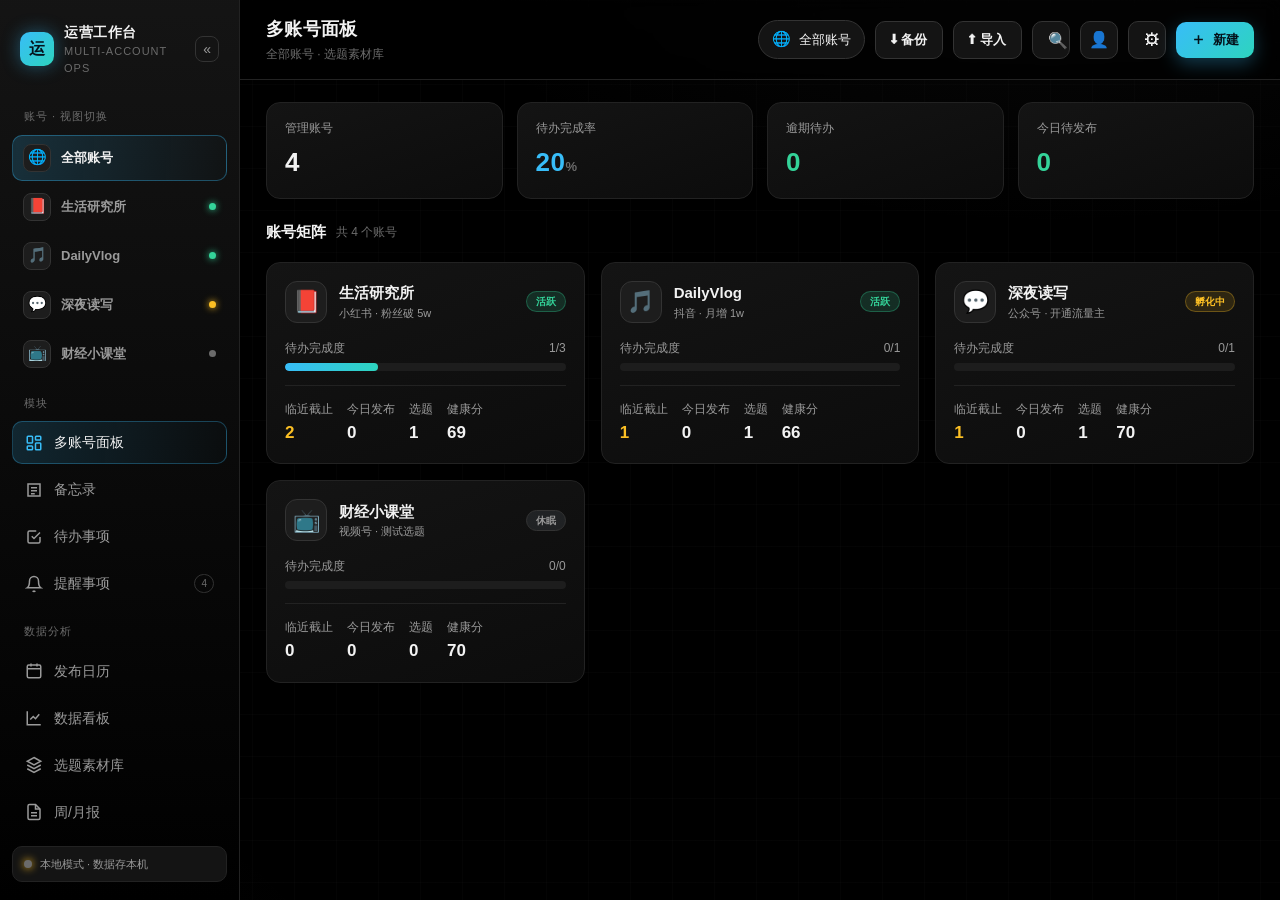
<file: references/v19-source/index.html>
<!DOCTYPE html>
<html lang="zh-CN">
<head>
<meta charset="UTF-8" />
<meta name="viewport" content="width=device-width, initial-scale=1.0, maximum-scale=1.0, user-scalable=no" />
<title>新媒体运营工作台</title>
<meta name="theme-color" content="#000000" />
<meta name="description" content="多账号新媒体运营集中管理平台" />
<link rel="manifest" href="manifest.webmanifest" />
<link rel="icon" href="assets/icons/icon-192.png" />
<link rel="apple-touch-icon" href="assets/icons/icon-512.png" />
<link rel="stylesheet" href="assets/css/style.css?v=19" />
</head>
<body>
<div class="app">
  <aside class="sidebar" id="sidebar">
    <div class="brand" id="brand" title="点击编辑昵称与头像">
      <div class="logo" id="brandLogo">运</div>
      <div class="brand-txt">
        <div class="name" id="brandName">运营工作台</div>
        <div class="sub">MULTI-ACCOUNT OPS</div>
      </div>
      <button class="collapse-btn" id="collapseBtn" title="收起侧栏">«</button>
    </div>

    <div class="nav-label">账号 · 视图切换</div>
    <div class="acct-panel" id="acctPanel"></div>

    <div class="nav-label">模块</div>
    <div class="nav-item active" data-view="dash">
      <svg viewBox="0 0 24 24" fill="none" stroke="currentColor" stroke-width="2"><rect x="3" y="3" width="7" height="9" rx="1"/><rect x="14" y="3" width="7" height="5" rx="1"/><rect x="14" y="12" width="7" height="9" rx="1"/><rect x="3" y="16" width="7" height="5" rx="1"/></svg>
      <span class="lbl">多账号面板</span>
    </div>
    <div class="nav-item" data-view="memo">
      <svg viewBox="0 0 24 24" fill="none" stroke="currentColor" stroke-width="2"><path d="M4 4h16v16H4z"/><path d="M8 9h8M8 13h8M8 17h5"/></svg>
      <span class="lbl">备忘录</span>
    </div>
    <div class="nav-item" data-view="todo">
      <svg viewBox="0 0 24 24" fill="none" stroke="currentColor" stroke-width="2"><path d="M9 11l3 3 8-8"/><path d="M20 12v6a2 2 0 0 1-2 2H6a2 2 0 0 1-2-2V6a2 2 0 0 1 2-2h9"/></svg>
      <span class="lbl">待办事项</span>
    </div>
    <div class="nav-item" data-view="reminder">
      <svg viewBox="0 0 24 24" fill="none" stroke="currentColor" stroke-width="2"><path d="M18 8a6 6 0 0 0-12 0c0 7-3 9-3 9h18s-3-2-3-9"/><path d="M13.7 21a2 2 0 0 1-3.4 0"/></svg>
      <span class="lbl">提醒事项</span>
    </div>
    <div class="nav-label">数据分析</div>
    <div class="nav-item" data-view="calendar">
      <svg viewBox="0 0 24 24" fill="none" stroke="currentColor" stroke-width="2"><rect x="3" y="4" width="18" height="17" rx="2"/><path d="M3 9h18M8 2v4M16 2v4"/></svg>
      <span class="lbl">发布日历</span>
    </div>
    <div class="nav-item" data-view="analytics">
      <svg viewBox="0 0 24 24" fill="none" stroke="currentColor" stroke-width="2"><path d="M3 3v18h18"/><path d="M7 14l4-4 3 3 5-6"/></svg>
      <span class="lbl">数据看板</span>
    </div>
    <div class="nav-item" data-view="topics">
      <svg viewBox="0 0 24 24" fill="none" stroke="currentColor" stroke-width="2"><path d="M12 2l9 5-9 5-9-5 9-5z"/><path d="M3 12l9 5 9-5M3 17l9 5 9-5"/></svg>
      <span class="lbl">选题素材库</span>
    </div>
    <div class="nav-item" data-view="report">
      <svg viewBox="0 0 24 24" fill="none" stroke="currentColor" stroke-width="2"><path d="M14 2H6a2 2 0 0 0-2 2v16a2 2 0 0 0 2 2h12a2 2 0 0 0 2-2V8z"/><path d="M14 2v6h6M8 13h8M8 17h8"/></svg>
      <span class="lbl">周/月报</span>
    </div>
    <div class="sync-pill"><span class="dot"></span><span>本地模式 · 同步后端 Phase 2</span></div>
  </aside>

  <main class="main">
    <div class="topbar">
      <div>
        <h1 id="pageTitle">多账号面板</h1>
        <div class="crumb" id="pageCrumb">各账号运营状态与待办进度一览</div>
      </div>
      <div class="right">
        <div class="scope-label" id="scopeLabel"><span class="em">🌐</span><span id="scopeName">全部账号</span></div>
        <button class="btn btn-ghost" id="exportBtn" title="导出备份 (JSON)">⬇ 备份</button>
        <button class="btn btn-ghost" id="importBtn" title="导入备份 (JSON)">⬆ 导入</button>
        <input type="file" id="importFile" accept="application/json,.json" hidden />
        <button class="btn btn-icon" id="searchBtn" title="全局搜索">🔍</button>
        <button class="btn-icon m-profile" id="profileBtn" title="个人资料">👤</button>
        <button class="btn btn-icon" id="settingsBtn" title="设置">⚙</button>
        <button class="btn btn-primary" id="newBtn">
          <svg width="15" height="15" viewBox="0 0 24 24" fill="none" stroke="currentColor" stroke-width="2.5"><path d="M12 5v14M5 12h14"/></svg>
          新建
        </button>
      </div>
    </div>

    <div class="content">
      <div class="scope-bar mobile-only" id="scopeBar"></div>

      <section class="view active" id="view-dash">
        <div class="stat-row" id="statRow"></div>
        <div class="section-head"><h2>账号矩阵</h2><span class="count" id="dashCount"></span></div>
        <div class="grid-cards" id="acctGrid"></div>
      </section>

      <section class="view" id="view-memo">
        <div class="toolbar"><div class="spacer"></div></div>
        <div class="list" id="memoList"></div>
      </section>

      <section class="view" id="view-todo">
        <div class="toolbar">
          <div class="spacer"></div>
          <div class="chips" id="todoPri">
            <span class="chip active" data-pri="all">全部</span>
            <span class="chip" data-pri="high">仅高优</span>
            <span class="chip" data-pri="todo">未完成</span>
            <span class="chip" data-pri="done">已完成</span>
          </div>
        </div>
        <div class="list" id="todoList"></div>
      </section>

      <section class="view" id="view-reminder">
        <div class="toolbar">
          <div class="spacer"></div>
          <div class="chips" id="remType"></div>
        </div>
        <div class="list" id="remList"></div>
      </section>

      <section class="view" id="view-calendar">
        <div class="cal-head">
          <button class="btn btn-ghost" data-cal="prev" title="上个月">◀</button>
          <div class="cal-title" id="calTitle"></div>
          <button class="btn btn-ghost" data-cal="next" title="下个月">▶</button>
        </div>
        <div class="cal-week">
          <span>日</span><span>一</span><span>二</span><span>三</span><span>四</span><span>五</span><span>六</span>
        </div>
        <div class="cal-grid" id="calGrid"></div>
        <div class="cal-legend" id="remLegend"></div>
        <div class="cal-detail" id="calDetail" style="display:none"></div>
      </section>

      <section class="view" id="view-topics">
        <div class="toolbar">
          <input class="search" id="topicSearch" placeholder="搜索选题 / 标签 / 内容…" />
          <div class="spacer"></div>
          <div class="chips" id="topicStatus">
            <span class="chip active" data-ts="all">全部</span>
            <span class="chip" data-ts="idea">灵感</span>
            <span class="chip" data-ts="draft">草稿</span>
            <span class="chip" data-ts="ready">待发</span>
            <span class="chip" data-ts="published">已发</span>
          </div>
        </div>
        <div class="list" id="topicList"></div>
      </section>

      <section class="view" id="view-analytics">
        <div class="toolbar">
          <div class="spacer"></div>
          <div class="chips" id="metricSel">
            <span class="chip active" data-m="followers">粉丝</span>
            <span class="chip" data-m="views">阅读/播放</span>
            <span class="chip" data-m="likes">点赞</span>
            <span class="chip" data-m="comments">评论</span>
          </div>
        </div>
        <div class="chart-card" id="chartCard">
          <div class="chart-title" id="chartTitle"></div>
          <div class="chart-actions">
            <button class="btn btn-ghost" id="metricTpl">⬇ 模板</button>
            <button class="btn btn-ghost" id="metricCsv">⬆ 导入CSV</button>
            <button class="btn btn-ghost" id="chartPng">🖼 导出图</button>
            <input type="file" id="metricFile" accept=".csv,text/csv" hidden />
          </div>
          <div class="chart-wrap" id="chartWrap"></div>
          <div class="legend" id="chartLegend"></div>
        </div>
        <div class="section-head"><h2>账号对比</h2><span class="count" id="anaCount"></span></div>
        <div class="grid-cards" id="anaGrid"></div>
        <div class="section-head"><h2>录入记录</h2><span class="count" id="anaRecCount"></span></div>
        <div class="list" id="metricList"></div>
      </section>

      <section class="view" id="view-report">
        <div class="toolbar">
          <div class="chips" id="repRange">
            <span class="chip active" data-r="week">本周</span>
            <span class="chip" data-r="month">本月</span>
          </div>
          <div class="spacer"></div>
          <button class="btn btn-ghost" id="repCopy">📋 复制</button>
          <button class="btn btn-primary" id="repDownload">⬇ 下载 .md</button>
        </div>
        <div class="report-doc" id="reportDoc"></div>
      </section>
    </div>
  </main>
</div>

<nav class="botnav" id="botnav">
  <div class="bi active" data-view="dash">
    <svg viewBox="0 0 24 24" fill="none" stroke="currentColor" stroke-width="2"><rect x="3" y="3" width="7" height="9" rx="1"/><rect x="14" y="3" width="7" height="5" rx="1"/><rect x="14" y="12" width="7" height="9" rx="1"/><rect x="3" y="16" width="7" height="5" rx="1"/></svg>面板
  </div>
  <div class="bi" data-view="memo">
    <svg viewBox="0 0 24 24" fill="none" stroke="currentColor" stroke-width="2"><path d="M4 4h16v16H4z"/><path d="M8 9h8M8 13h8M8 17h5"/></svg>备忘录
  </div>
  <div class="bi" data-view="todo">
    <svg viewBox="0 0 24 24" fill="none" stroke="currentColor" stroke-width="2"><path d="M9 11l3 3 8-8"/><path d="M20 12v6a2 2 0 0 1-2 2H6a2 2 0 0 1-2-2V6a2 2 0 0 1 2-2h9"/></svg>待办
  </div>
  <div class="bi" data-view="reminder">
    <svg viewBox="0 0 24 24" fill="none" stroke="currentColor" stroke-width="2"><path d="M18 8a6 6 0 0 0-12 0c0 7-3 9-3 9h18s-3-2-3-9"/><path d="M13.7 21a2 2 0 0 1-3.4 0"/></svg>提醒
  </div>
  <div class="bi" data-view="calendar">
    <svg viewBox="0 0 24 24" fill="none" stroke="currentColor" stroke-width="2"><rect x="3" y="4" width="18" height="17" rx="2"/><path d="M3 9h18M8 2v4M16 2v4"/></svg>日历
  </div>
  <div class="bi" data-view="topics">
    <svg viewBox="0 0 24 24" fill="none" stroke="currentColor" stroke-width="2"><path d="M12 2l9 5-9 5-9-5 9-5z"/><path d="M3 12l9 5 9-5M3 17l9 5 9-5"/></svg>选题
  </div>
  <div class="bi" data-view="analytics">
    <svg viewBox="0 0 24 24" fill="none" stroke="currentColor" stroke-width="2"><path d="M3 3v18h18"/><path d="M7 14l4-4 3 3 5-6"/></svg>看板
  </div>
  <div class="bi" data-view="report">
    <svg viewBox="0 0 24 24" fill="none" stroke="currentColor" stroke-width="2"><path d="M14 2H6a2 2 0 0 0-2 2v16a2 2 0 0 0 2 2h12a2 2 0 0 0 2-2V8z"/><path d="M14 2v6h6M8 13h8M8 17h8"/></svg>报告
  </div>
</nav>

<div class="mask" id="mask">
  <div class="modal">
    <div class="mh"><h3 id="mTitle">新建</h3><span class="x" id="mClose">&times;</span></div>
    <div class="mb" id="mBody"></div>
    <div class="mf"><button class="btn btn-ghost" id="mCancel">取消</button><button class="btn btn-primary" id="mSave">保存</button></div>
  </div>
</div>

<div class="mask" id="settingsMask">
  <div class="modal">
    <div class="mh"><h3>设置</h3><span class="x" id="settingsClose">&times;</span></div>
    <div class="mb" id="settingsBody"></div>
    <div class="mf"><button class="btn btn-ghost" id="settingsCancel">关闭</button></div>
  </div>
</div>

<div class="mask" id="searchMask">
  <div class="modal search-modal">
    <div class="mh"><h3>全局搜索</h3><span class="x" id="searchClose">&times;</span></div>
    <div class="mb">
      <input class="search wide" id="searchInput" placeholder="搜索备忘录 / 待办 / 提醒 / 选题…" autocomplete="off" />
      <div class="search-count" id="searchCount"></div>
      <div class="search-results" id="searchResults"></div>
    </div>
  </div>
</div>

<div class="mask" id="importMask">
  <div class="modal">
    <div class="mh"><h3>导入方式</h3><span class="x" id="importChoiceClose">&times;</span></div>
    <div class="mb">
      <p class="set-d" style="margin:0 0 14px">检测到一份备份。为避免误删本机数据，请选择导入方式：</p>
      <div class="imp-opts">
        <button class="btn btn-primary" id="impMerge">智能合并（推荐）</button>
        <button class="btn btn-ghost" id="impOverwrite">覆盖本机全部</button>
        <button class="btn btn-ghost" id="impCancel">取消</button>
      </div>
      <p class="set-d" style="margin:12px 0 0">合并：保留本机所有条目，仅补入备份里没有的新内容（按 ID 去重，不删除本机任何数据）。覆盖：用备份完全替换本机。</p>
    </div>
  </div>
</div>

<script src="assets/js/store.js?v=19"></script>
<script src="assets/js/app.js?v=19"></script>
</body>
</html>
</file>
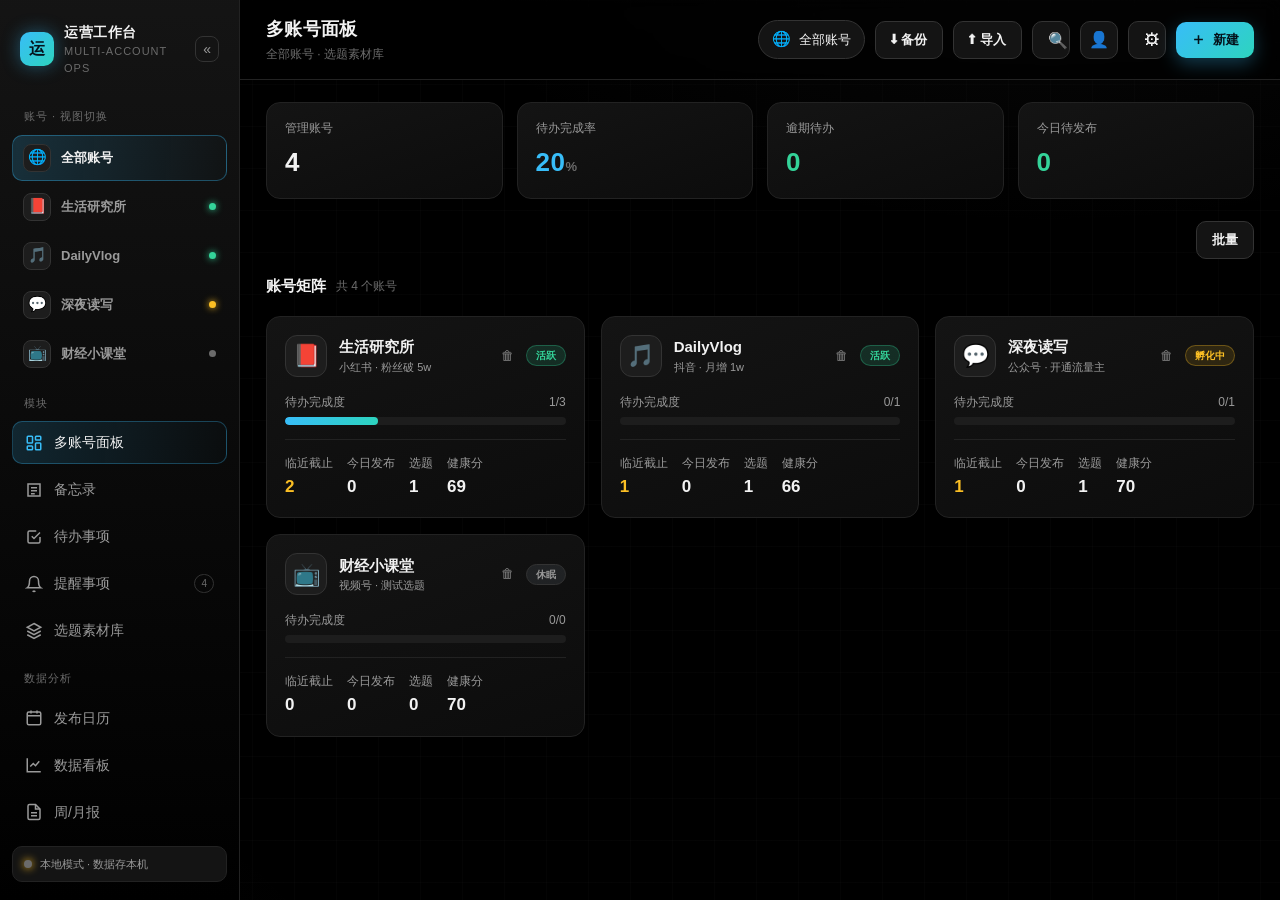
<file: references/v24-source/index.html>
<!DOCTYPE html>
<html lang="zh-CN">
<head>
<meta charset="UTF-8" />
<meta name="viewport" content="width=device-width, initial-scale=1.0, maximum-scale=1.0, user-scalable=no" />
<title>新媒体运营工作台</title>
<meta name="theme-color" content="#000000" />
<meta name="description" content="多账号新媒体运营集中管理平台" />
<link rel="manifest" href="manifest.webmanifest" />
<link rel="icon" href="assets/icons/icon-192.png" />
<link rel="apple-touch-icon" href="assets/icons/icon-512.png" />
<link rel="stylesheet" href="assets/css/style.css?v=24" />
</head>
<body>
<div class="app">
  <aside class="sidebar" id="sidebar">
    <div class="brand" id="brand" title="点击编辑昵称与头像">
      <div class="logo" id="brandLogo">运</div>
      <div class="brand-txt">
        <div class="name" id="brandName">运营工作台</div>
        <div class="sub">MULTI-ACCOUNT OPS</div>
      </div>
      <button class="collapse-btn" id="collapseBtn" title="收起侧栏">«</button>
    </div>

    <div class="nav-label">账号 · 视图切换</div>
    <div class="acct-panel" id="acctPanel"></div>

    <div class="nav-label">模块</div>
    <div class="nav-item active" data-view="dash">
      <svg viewBox="0 0 24 24" fill="none" stroke="currentColor" stroke-width="2"><rect x="3" y="3" width="7" height="9" rx="1"/><rect x="14" y="3" width="7" height="5" rx="1"/><rect x="14" y="12" width="7" height="9" rx="1"/><rect x="3" y="16" width="7" height="5" rx="1"/></svg>
      <span class="lbl">多账号面板</span>
    </div>
    <div class="nav-item" data-view="memo">
      <svg viewBox="0 0 24 24" fill="none" stroke="currentColor" stroke-width="2"><path d="M4 4h16v16H4z"/><path d="M8 9h8M8 13h8M8 17h5"/></svg>
      <span class="lbl">备忘录</span>
    </div>
    <div class="nav-item" data-view="todo">
      <svg viewBox="0 0 24 24" fill="none" stroke="currentColor" stroke-width="2"><path d="M9 11l3 3 8-8"/><path d="M20 12v6a2 2 0 0 1-2 2H6a2 2 0 0 1-2-2V6a2 2 0 0 1 2-2h9"/></svg>
      <span class="lbl">待办事项</span>
    </div>
    <div class="nav-item" data-view="reminder">
      <svg viewBox="0 0 24 24" fill="none" stroke="currentColor" stroke-width="2"><path d="M18 8a6 6 0 0 0-12 0c0 7-3 9-3 9h18s-3-2-3-9"/><path d="M13.7 21a2 2 0 0 1-3.4 0"/></svg>
      <span class="lbl">提醒事项</span>
    </div>
    <div class="nav-item" data-view="topics">
      <svg viewBox="0 0 24 24" fill="none" stroke="currentColor" stroke-width="2"><path d="M12 2l9 5-9 5-9-5 9-5z"/><path d="M3 12l9 5 9-5M3 17l9 5 9-5"/></svg>
      <span class="lbl">选题素材库</span>
    </div>
    <div class="nav-label">数据分析</div>
    <div class="nav-item" data-view="calendar">
      <svg viewBox="0 0 24 24" fill="none" stroke="currentColor" stroke-width="2"><rect x="3" y="4" width="18" height="17" rx="2"/><path d="M3 9h18M8 2v4M16 2v4"/></svg>
      <span class="lbl">发布日历</span>
    </div>
    <div class="nav-item" data-view="analytics">
      <svg viewBox="0 0 24 24" fill="none" stroke="currentColor" stroke-width="2"><path d="M3 3v18h18"/><path d="M7 14l4-4 3 3 5-6"/></svg>
      <span class="lbl">数据看板</span>
    </div>
    <div class="nav-item" data-view="report">
      <svg viewBox="0 0 24 24" fill="none" stroke="currentColor" stroke-width="2"><path d="M14 2H6a2 2 0 0 0-2 2v16a2 2 0 0 0 2 2h12a2 2 0 0 0 2-2V8z"/><path d="M14 2v6h6M8 13h8M8 17h8"/></svg>
      <span class="lbl">周/月报</span>
    </div>
    <div class="sync-pill"><span class="dot"></span><span>本地模式 · 同步后端 Phase 2</span></div>
  </aside>

  <main class="main">
    <div class="topbar">
      <div>
        <h1 id="pageTitle">多账号面板</h1>
        <div class="crumb" id="pageCrumb">各账号运营状态与待办进度一览</div>
      </div>
      <div class="right">
        <div class="scope-label" id="scopeLabel"><span class="em">🌐</span><span id="scopeName">全部账号</span></div>
        <button class="btn btn-ghost" id="exportBtn" title="导出备份 (JSON)">⬇ 备份</button>
        <button class="btn btn-ghost" id="importBtn" title="导入备份 (JSON)">⬆ 导入</button>
        <input type="file" id="importFile" accept="application/json,.json" hidden />
        <button class="btn btn-icon" id="searchBtn" title="全局搜索">🔍</button>
        <button class="btn-icon m-profile" id="profileBtn" title="个人资料">👤</button>
        <button class="btn btn-icon" id="settingsBtn" title="设置">⚙</button>
        <button class="btn btn-primary" id="newBtn">
          <svg width="15" height="15" viewBox="0 0 24 24" fill="none" stroke="currentColor" stroke-width="2.5"><path d="M12 5v14M5 12h14"/></svg>
          新建
        </button>
      </div>
    </div>

    <div class="content">
      <div class="scope-bar mobile-only" id="scopeBar"></div>

      <section class="view active" id="view-dash">
        <div class="stat-row" id="statRow"></div>
        <div class="toolbar">
          <div class="spacer"></div>
          <button class="btn btn-ghost card-batch-toggle" data-view="dash">批量</button>
        </div>
        <div class="card-batch-actions" data-view="dash" style="display:none;">
          <span class="batch-hint">已选 <b class="card-batch-count">0</b> 项</span>
          <div class="batch-btns">
            <button class="btn-ghost small card-batch-cancel">取消</button>
            <button class="btn-danger small card-batch-delete" disabled>删除</button>
          </div>
        </div>
        <div class="section-head"><h2>账号矩阵</h2><span class="count" id="dashCount"></span></div>
        <div class="grid-cards" id="acctGrid"></div>
      </section>

      <section class="view" id="view-memo">
        <div class="toolbar">
          <div class="spacer"></div>
          <button class="btn btn-ghost card-batch-toggle" data-view="memo">批量</button>
        </div>
        <div class="card-batch-actions" data-view="memo" style="display:none;">
          <span class="batch-hint">已选 <b class="card-batch-count">0</b> 项</span>
          <div class="batch-btns">
            <button class="btn-ghost small card-batch-cancel">取消</button>
            <button class="btn-danger small card-batch-delete" disabled>删除</button>
          </div>
        </div>
        <div class="list" id="memoList"></div>
      </section>

      <section class="view" id="view-todo">
        <div class="toolbar">
          <div class="spacer"></div>
          <div class="chips" id="todoPri">
            <span class="chip active" data-pri="all">全部</span>
            <span class="chip" data-pri="high">仅高优</span>
            <span class="chip" data-pri="todo">未完成</span>
            <span class="chip" data-pri="done">已完成</span>
          </div>
          <button class="btn btn-ghost card-batch-toggle" data-view="todo">批量</button>
        </div>
        <div class="card-batch-actions" data-view="todo" style="display:none;">
          <span class="batch-hint">已选 <b class="card-batch-count">0</b> 项</span>
          <div class="batch-btns">
            <button class="btn-ghost small card-batch-cancel">取消</button>
            <button class="btn-danger small card-batch-delete" disabled>删除</button>
          </div>
        </div>
        <div class="list" id="todoList"></div>
      </section>

      <section class="view" id="view-reminder">
        <div class="toolbar">
          <div class="spacer"></div>
          <div class="chips" id="remType"></div>
          <button class="btn btn-ghost card-batch-toggle" data-view="reminder">批量</button>
        </div>
        <div class="card-batch-actions" data-view="reminder" style="display:none;">
          <span class="batch-hint">已选 <b class="card-batch-count">0</b> 项</span>
          <div class="batch-btns">
            <button class="btn-ghost small card-batch-cancel">取消</button>
            <button class="btn-danger small card-batch-delete" disabled>删除</button>
          </div>
        </div>
        <div class="list" id="remList"></div>
      </section>

      <section class="view" id="view-calendar">
        <div class="cal-head">
          <button class="btn btn-ghost" data-cal="prev" title="上个月">◀</button>
          <div class="cal-title" id="calTitle"></div>
          <button class="btn btn-ghost" data-cal="next" title="下个月">▶</button>
        </div>
        <div class="cal-week">
          <span>日</span><span>一</span><span>二</span><span>三</span><span>四</span><span>五</span><span>六</span>
        </div>
        <div class="cal-grid" id="calGrid"></div>
        <div class="cal-legend" id="remLegend"></div>
        <div class="cal-detail" id="calDetail" style="display:none"></div>
      </section>

      <section class="view" id="view-topics">
        <div class="toolbar">
          <input class="search" id="topicSearch" placeholder="搜索选题 / 标签 / 内容…" />
          <div class="spacer"></div>
          <div class="chips" id="topicStatus">
            <span class="chip active" data-ts="all">全部</span>
            <span class="chip" data-ts="idea">灵感</span>
            <span class="chip" data-ts="draft">草稿</span>
            <span class="chip" data-ts="ready">待发</span>
            <span class="chip" data-ts="published">已发</span>
          </div>
          <button class="btn btn-ghost card-batch-toggle" data-view="topics">批量</button>
        </div>
        <div class="card-batch-actions" data-view="topics" style="display:none;">
          <span class="batch-hint">已选 <b class="card-batch-count">0</b> 项</span>
          <div class="batch-btns">
            <button class="btn-ghost small card-batch-cancel">取消</button>
            <button class="btn-danger small card-batch-delete" disabled>删除</button>
          </div>
        </div>
        <div class="list" id="topicList"></div>
      </section>

      <section class="view" id="view-analytics">
        <div class="toolbar">
          <div class="spacer"></div>
          <div class="chips" id="metricSel">
            <span class="chip active" data-m="followers">粉丝</span>
            <span class="chip" data-m="views">阅读/播放</span>
            <span class="chip" data-m="likes">点赞</span>
            <span class="chip" data-m="comments">评论</span>
          </div>
        </div>
        <div class="chart-card" id="chartCard">
          <div class="chart-title" id="chartTitle"></div>
          <div class="chart-actions">
            <button class="btn btn-ghost" id="metricTpl">⬇ 模板</button>
            <button class="btn btn-ghost" id="metricCsv">⬆ 导入CSV</button>
            <button class="btn btn-ghost" id="chartPng">🖼 导出图</button>
            <input type="file" id="metricFile" accept=".csv,text/csv" hidden />
          </div>
          <div class="chart-wrap" id="chartWrap"></div>
          <div class="legend" id="chartLegend"></div>
        </div>
        <div class="section-head"><h2>账号对比</h2><span class="count" id="anaCount"></span></div>
        <div class="grid-cards" id="anaGrid"></div>
        <div class="section-head"><h2>录入记录</h2><span class="count" id="anaRecCount"></span></div>
        <div class="list" id="metricList"></div>
      </section>

      <section class="view" id="view-report">
        <div class="toolbar">
          <div class="chips" id="repRange">
            <span class="chip active" data-r="week">本周</span>
            <span class="chip" data-r="month">本月</span>
          </div>
          <div class="spacer"></div>
          <button class="btn btn-ghost" id="repCopy">📋 复制</button>
          <button class="btn btn-primary" id="repDownload">⬇ 下载 .md</button>
        </div>
        <div class="report-doc" id="reportDoc"></div>
      </section>
    </div>
  </main>
</div>

<nav class="botnav" id="botnav">
  <div class="bi active" data-view="dash">
    <svg viewBox="0 0 24 24" fill="none" stroke="currentColor" stroke-width="2"><rect x="3" y="3" width="7" height="9" rx="1"/><rect x="14" y="3" width="7" height="5" rx="1"/><rect x="14" y="12" width="7" height="9" rx="1"/><rect x="3" y="16" width="7" height="5" rx="1"/></svg>面板
  </div>
  <div class="bi" data-view="memo">
    <svg viewBox="0 0 24 24" fill="none" stroke="currentColor" stroke-width="2"><path d="M4 4h16v16H4z"/><path d="M8 9h8M8 13h8M8 17h5"/></svg>备忘录
  </div>
  <div class="bi" data-view="todo">
    <svg viewBox="0 0 24 24" fill="none" stroke="currentColor" stroke-width="2"><path d="M9 11l3 3 8-8"/><path d="M20 12v6a2 2 0 0 1-2 2H6a2 2 0 0 1-2-2V6a2 2 0 0 1 2-2h9"/></svg>待办
  </div>
  <div class="bi" data-view="reminder">
    <svg viewBox="0 0 24 24" fill="none" stroke="currentColor" stroke-width="2"><path d="M18 8a6 6 0 0 0-12 0c0 7-3 9-3 9h18s-3-2-3-9"/><path d="M13.7 21a2 2 0 0 1-3.4 0"/></svg>提醒
  </div>
  <div class="bi" data-view="calendar">
    <svg viewBox="0 0 24 24" fill="none" stroke="currentColor" stroke-width="2"><rect x="3" y="4" width="18" height="17" rx="2"/><path d="M3 9h18M8 2v4M16 2v4"/></svg>日历
  </div>
  <div class="bi" data-view="topics">
    <svg viewBox="0 0 24 24" fill="none" stroke="currentColor" stroke-width="2"><path d="M12 2l9 5-9 5-9-5 9-5z"/><path d="M3 12l9 5 9-5M3 17l9 5 9-5"/></svg>选题
  </div>
  <div class="bi" data-view="analytics">
    <svg viewBox="0 0 24 24" fill="none" stroke="currentColor" stroke-width="2"><path d="M3 3v18h18"/><path d="M7 14l4-4 3 3 5-6"/></svg>看板
  </div>
  <div class="bi" data-view="report">
    <svg viewBox="0 0 24 24" fill="none" stroke="currentColor" stroke-width="2"><path d="M14 2H6a2 2 0 0 0-2 2v16a2 2 0 0 0 2 2h12a2 2 0 0 0 2-2V8z"/><path d="M14 2v6h6M8 13h8M8 17h8"/></svg>报告
  </div>
</nav>

<div class="mask" id="mask">
  <div class="modal">
    <div class="mh"><h3 id="mTitle">新建</h3><span class="x" id="mClose">&times;</span></div>
    <div class="mb" id="mBody"></div>
    <div class="mf"><button class="btn btn-ghost" id="mCancel">取消</button><button class="btn btn-primary" id="mSave">保存</button></div>
  </div>
</div>

<div class="mask" id="settingsMask">
  <div class="modal">
    <div class="mh"><h3>设置</h3><span class="x" id="settingsClose">&times;</span></div>
    <div class="mb" id="settingsBody"></div>
    <div class="mf"><button class="btn btn-ghost" id="settingsCancel">关闭</button></div>
  </div>
</div>

<div class="mask" id="searchMask">
  <div class="modal search-modal">
    <div class="mh"><h3>全局搜索</h3><span class="x" id="searchClose">&times;</span></div>
    <div class="mb">
      <input class="search wide" id="searchInput" placeholder="搜索备忘录 / 待办 / 提醒 / 选题…" autocomplete="off" />
      <div class="search-count" id="searchCount"></div>
      <div class="search-results" id="searchResults"></div>
    </div>
  </div>
</div>

<div class="mask" id="importMask">
  <div class="modal">
    <div class="mh"><h3>导入方式</h3><span class="x" id="importChoiceClose">&times;</span></div>
    <div class="mb">
      <p class="set-d" style="margin:0 0 14px">检测到一份备份。为避免误删本机数据，请选择导入方式：</p>
      <div class="imp-opts">
        <button class="btn btn-primary" id="impMerge">智能合并（推荐）</button>
        <button class="btn btn-ghost" id="impOverwrite">覆盖本机全部</button>
        <button class="btn btn-ghost" id="impCancel">取消</button>
      </div>
      <p class="set-d" style="margin:12px 0 0">合并：保留本机所有条目，仅补入备份里没有的新内容（按 ID 去重，不删除本机任何数据）。覆盖：用备份完全替换本机。</p>
    </div>
  </div>
</div>

<script src="assets/js/store.js?v=24"></script>
<script src="assets/js/app.js?v=24"></script>
</body>
</html>
</file>
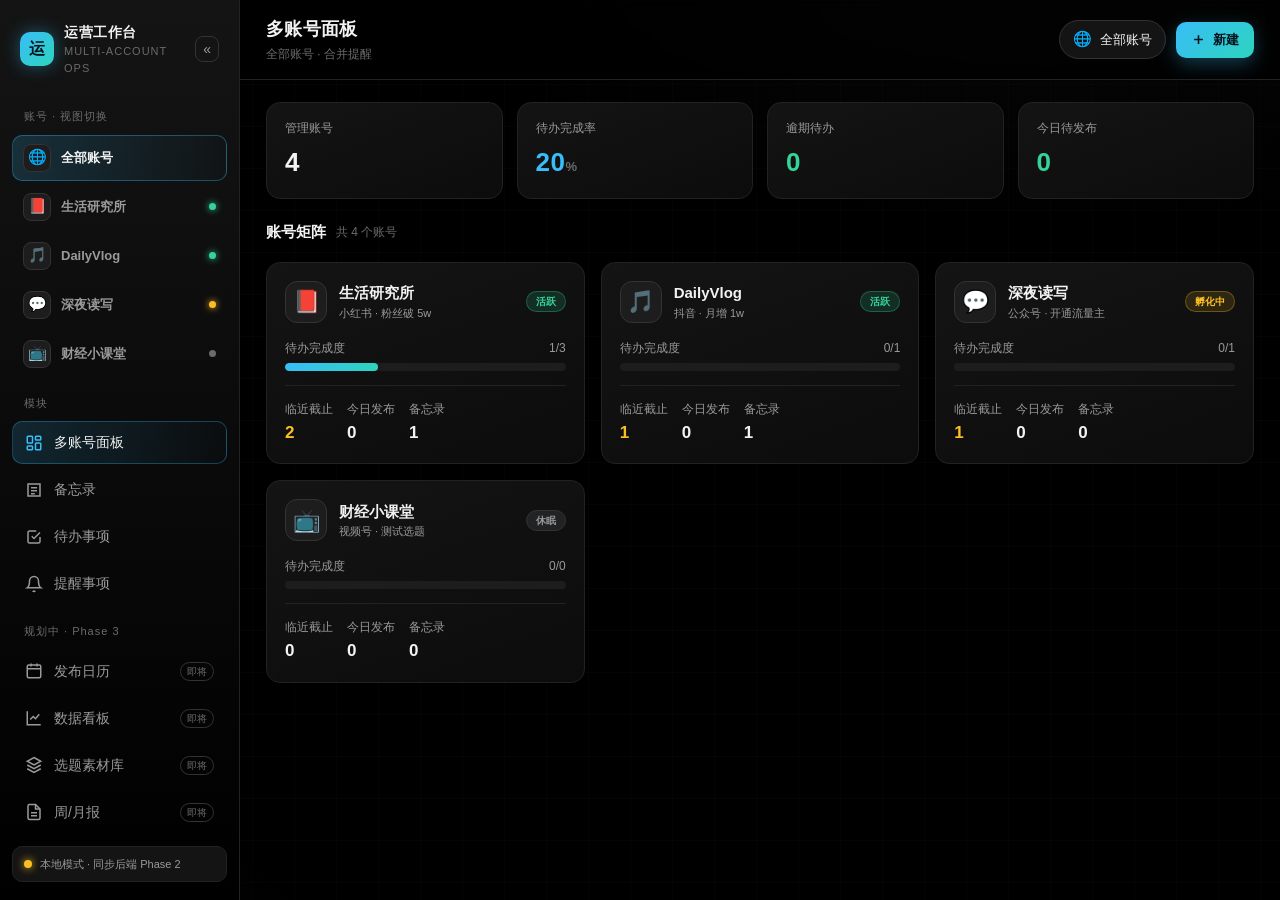
<file: references/v19-source/prototype.html>
<!DOCTYPE html>
<html lang="zh-CN">
<head>
<meta charset="UTF-8" />
<meta name="viewport" content="width=device-width, initial-scale=1.0, maximum-scale=1.0, user-scalable=no" />
<title>新媒体运营工作台 · 原型 v2</title>
<style>
  :root{
    --bg:#000000;
    --bg-grad:radial-gradient(1100px 560px at 82% -12%, rgba(128,128,128,.07), transparent 60%),
              radial-gradient(820px 460px at -8% 112%, rgba(128,128,128,.05), transparent 55%);
    --panel:#0c0c0c;
    --panel-2:#141414;
    --panel-3:#1d1d1d;
    --border:#333333;
    --border-soft:#222222;
    --text:#f2f2f2;
    --muted:#9a9a9a;
    --faint:#6b6b6b;
    --accent:#38bdf8;
    --accent-2:#2dd4bf;
    --success:#34d399;
    --warn:#fbbf24;
    --danger:#f87171;
    --purple:#a78bfa;
    --radius:14px;
    --radius-sm:10px;
    --shadow:0 14px 40px rgba(0,0,0,.5);
  }
  *{box-sizing:border-box;margin:0;padding:0}
  html,body{height:100%}
  body{
    font-family:-apple-system,BlinkMacSystemFont,"Segoe UI","PingFang SC","Hiragino Sans GB","Microsoft YaHei",sans-serif;
    background:var(--bg);
    background-image:var(--bg-grad);
    background-attachment:fixed;
    color:var(--text);
    -webkit-font-smoothing:antialiased;
    line-height:1.5;
    font-size:14px;
  }
  body::before{
    content:"";position:fixed;inset:0;pointer-events:none;z-index:0;
    background-image:linear-gradient(rgba(128,128,128,.03) 1px,transparent 1px),
                     linear-gradient(90deg,rgba(128,128,128,.03) 1px,transparent 1px);
    background-size:42px 42px;
  }
  .app{position:relative;z-index:1;display:flex;min-height:100vh}

  /* ---------- Sidebar ---------- */
  .sidebar{
    width:240px;flex:0 0 240px;
    background:linear-gradient(180deg,rgba(22,22,22,.92),rgba(0,0,0,.92));
    border-right:1px solid var(--border-soft);
    padding:18px 12px;display:flex;flex-direction:column;gap:4px;
    position:sticky;top:0;height:100vh;transition:width .2s ease,flex-basis .2s ease;overflow:hidden;
  }
  .sidebar.collapsed{width:72px;flex-basis:72px}
  .brand{display:flex;align-items:center;gap:10px;padding:4px 8px 14px;position:relative}
  .brand .logo{
    width:34px;height:34px;border-radius:10px;flex:0 0 34px;
    background:linear-gradient(135deg,var(--accent),var(--accent-2));
    display:grid;place-items:center;color:#04121b;font-weight:800;font-size:16px;
    box-shadow:0 0 18px rgba(56,189,248,.4);
  }
  .brand .name{font-weight:700;letter-spacing:.5px}
  .brand .sub{font-size:11px;color:var(--faint);letter-spacing:1px}
  .collapse-btn{
    margin-left:auto;width:26px;height:26px;border-radius:8px;border:1px solid var(--border);
    background:var(--panel-2);color:var(--muted);cursor:pointer;font-size:14px;display:grid;place-items:center;transition:.15s;
  }
  .collapse-btn:hover{border-color:var(--accent);color:var(--text)}

  .nav-label{font-size:11px;color:var(--faint);padding:14px 12px 6px;letter-spacing:1px;white-space:nowrap}
  /* account panel */
  .acct-panel{display:flex;flex-direction:column;gap:3px}
  .acct-row{
    display:flex;align-items:center;gap:10px;padding:8px 10px;border-radius:10px;cursor:pointer;
    color:var(--muted);transition:.15s;border:1px solid transparent;white-space:nowrap;
  }
  .acct-row:hover{background:var(--panel-2);color:var(--text)}
  .acct-row.active{background:linear-gradient(90deg,rgba(56,189,248,.18),rgba(56,189,248,.02));color:var(--text);border-color:rgba(56,189,248,.35)}
  .acct-row .ava.sm{width:28px;height:28px;border-radius:8px;flex:0 0 28px;display:grid;place-items:center;font-size:15px;background:var(--panel-3);border:1px solid var(--border)}
  .acct-row .lbl{font-weight:600;font-size:13px;overflow:hidden;text-overflow:ellipsis}
  .acct-row .sdot{width:7px;height:7px;border-radius:50%;margin-left:auto;flex:0 0 7px}
  .sdot.active{background:var(--success);box-shadow:0 0 7px var(--success)}
  .sdot.incub{background:var(--warn);box-shadow:0 0 7px var(--warn)}
  .sdot.sleep{background:var(--faint)}

  .nav-item{
    display:flex;align-items:center;gap:11px;padding:10px 12px;border-radius:10px;
    color:var(--muted);cursor:pointer;transition:.15s;border:1px solid transparent;font-weight:500;white-space:nowrap;
  }
  .nav-item svg{width:18px;height:18px;flex:0 0 18px}
  .nav-item:hover{background:var(--panel-2);color:var(--text)}
  .nav-item.active{background:linear-gradient(90deg,rgba(56,189,248,.16),rgba(56,189,248,.02));color:var(--text);border-color:rgba(56,189,248,.3)}
  .nav-item.active svg{color:var(--accent)}
  .nav-item .soon{margin-left:auto;font-size:10px;color:var(--faint);border:1px solid var(--border);padding:1px 6px;border-radius:20px}
  .nav-spacer{flex:1}
  .sync-pill{
    margin-top:auto;display:flex;align-items:center;gap:8px;font-size:11px;color:var(--muted);
    background:var(--panel-2);border:1px solid var(--border-soft);border-radius:10px;padding:9px 11px;white-space:nowrap;
  }
  .sync-pill .dot{width:8px;height:8px;border-radius:50%;background:var(--warn);box-shadow:0 0 8px var(--warn);flex:0 0 8px}

  /* collapsed sidebar */
  .sidebar.collapsed .brand-txt,
  .sidebar.collapsed .nav-label,
  .sidebar.collapsed .lbl,
  .sidebar.collapsed .soon,
  .sidebar.collapsed .sync-pill span:not(.dot){display:none}
  .sidebar.collapsed .brand{justify-content:center;padding:4px 0 14px}
  .sidebar.collapsed .collapse-btn{position:absolute;top:6px;right:6px;margin:0;width:22px;height:22px;font-size:12px}
  .sidebar.collapsed .nav-item,
  .sidebar.collapsed .acct-row{justify-content:center;padding:10px 0;gap:0}
  .sidebar.collapsed .acct-row .sdot{display:none}
  .sidebar.collapsed .sync-pill{justify-content:center;padding:9px 0}
  .sidebar.collapsed .sync-pill .dot{margin:0}

  /* ---------- Main ---------- */
  .main{flex:1;min-width:0;display:flex;flex-direction:column}
  .topbar{
    display:flex;align-items:center;gap:14px;padding:16px 26px;border-bottom:1px solid var(--border-soft);
    background:rgba(0,0,0,.55);backdrop-filter:blur(8px);position:sticky;top:0;z-index:5;
  }
  .topbar h1{font-size:18px;font-weight:700;letter-spacing:.3px}
  .topbar .crumb{color:var(--faint);font-size:12px;margin-top:2px}
  .topbar .right{margin-left:auto;display:flex;align-items:center;gap:10px}
  .scope-label{display:flex;align-items:center;gap:8px;font-size:13px;color:var(--text);background:var(--panel-2);border:1px solid var(--border);padding:7px 13px;border-radius:20px;white-space:nowrap}
  .scope-label .em{font-size:15px}
  .btn{
    display:inline-flex;align-items:center;gap:7px;border:none;cursor:pointer;font-weight:600;
    padding:9px 15px;border-radius:10px;font-size:13px;transition:.15s;white-space:nowrap;
  }
  .btn-primary{background:linear-gradient(135deg,var(--accent),var(--accent-2));color:#04121b;box-shadow:0 6px 18px rgba(56,189,248,.3)}
  .btn-primary:hover{filter:brightness(1.08)}
  .chips{display:flex;gap:7px;flex-wrap:wrap}
  .chip{font-size:12px;padding:6px 12px;border-radius:20px;cursor:pointer;border:1px solid var(--border);color:var(--muted);background:var(--panel-2);transition:.15s;white-space:nowrap}
  .chip:hover{border-color:var(--accent);color:var(--text)}
  .chip.active{background:rgba(56,189,248,.15);border-color:var(--accent);color:var(--text)}

  .content{padding:22px 26px 60px;flex:1}
  .scope-bar{display:none}
  .mobile-only{display:none}
  .view{display:none;animation:fade .25s ease}
  .view.active{display:block}
  @keyframes fade{from{opacity:0;transform:translateY(6px)}to{opacity:1;transform:none}}
  .section-head{display:flex;align-items:center;gap:10px;margin:4px 0 18px}
  .section-head h2{font-size:15px;font-weight:700}
  .section-head .count{font-size:12px;color:var(--faint)}
  .section-head .spacer{margin-left:auto}

  /* dashboard */
  .stat-row{display:grid;grid-template-columns:repeat(4,1fr);gap:14px;margin-bottom:22px}
  .stat{background:linear-gradient(160deg,var(--panel-2),var(--panel));border:1px solid var(--border-soft);border-radius:var(--radius);padding:16px 18px;position:relative;overflow:hidden}
  .stat .k{font-size:12px;color:var(--muted)}
  .stat .v{font-size:26px;font-weight:800;margin-top:6px;letter-spacing:.5px}
  .stat .v small{font-size:13px;color:var(--faint);font-weight:600}
  .stat.accent .v{color:var(--accent)}
  .stat.warn .v{color:var(--warn)}
  .stat.ok .v{color:var(--success)}
  .grid-cards{display:grid;grid-template-columns:repeat(auto-fill,minmax(300px,1fr));gap:16px}
  .acard{background:linear-gradient(160deg,var(--panel-2),var(--panel));border:1px solid var(--border-soft);border-radius:var(--radius);padding:18px;transition:.15s}
  .acard:hover{border-color:rgba(56,189,248,.4);transform:translateY(-2px)}
  .acard .head{display:flex;align-items:center;gap:12px;margin-bottom:16px}
  .acard .ava{width:42px;height:42px;border-radius:12px;display:grid;place-items:center;font-size:22px;background:var(--panel-3);border:1px solid var(--border)}
  .acard .meta .nm{font-weight:700;font-size:15px}
  .acard .meta .pf{font-size:11px;color:var(--muted)}
  .pill{font-size:10px;padding:2px 9px;border-radius:20px;font-weight:600}
  .pill.active{background:rgba(52,211,153,.15);color:var(--success);border:1px solid rgba(52,211,153,.3)}
  .pill.incub{background:rgba(251,191,36,.13);color:var(--warn);border:1px solid rgba(251,191,36,.3)}
  .pill.sleep{background:rgba(147,161,181,.12);color:var(--muted);border:1px solid var(--border)}
  .acard .bar{height:8px;border-radius:6px;background:var(--panel-3);overflow:hidden;margin:6px 0 4px}
  .acard .bar > i{display:block;height:100%;background:linear-gradient(90deg,var(--accent),var(--accent-2));border-radius:6px}
  .acard .barrow{display:flex;justify-content:space-between;font-size:12px;color:var(--muted)}
  .acard .mini{display:flex;gap:14px;margin-top:14px;padding-top:14px;border-top:1px solid var(--border-soft)}
  .acard .mini div{font-size:12px;color:var(--muted)}
  .acard .mini b{display:block;font-size:17px;color:var(--text);font-weight:700;margin-top:2px}
  .acard .mini .hot{color:var(--warn)}

  /* lists */
  .toolbar{display:flex;align-items:center;gap:10px;margin-bottom:16px;flex-wrap:wrap}
  .toolbar .spacer{margin-left:auto}
  .list{display:flex;flex-direction:column;gap:12px}
  .card{background:linear-gradient(160deg,var(--panel-2),var(--panel));border:1px solid var(--border-soft);border-radius:var(--radius);padding:15px 17px;transition:.15s}
  .card:hover{border-color:var(--border)}
  .memo .top{display:flex;gap:10px;align-items:flex-start}
  .memo .body{color:var(--text);font-size:14px;white-space:pre-wrap;line-height:1.6}
  .memo .foot{display:flex;align-items:center;gap:8px;margin-top:12px;flex-wrap:wrap}
  .tag{font-size:11px;padding:3px 9px;border-radius:6px;background:var(--panel-3);color:var(--accent-2);border:1px solid rgba(45,212,191,.2)}
  .pin{color:var(--warn);font-size:13px}
  .at{font-size:11px;color:var(--faint);margin-left:auto}
  .todo{display:flex;align-items:flex-start;gap:13px}
  .check{width:20px;height:20px;border-radius:6px;border:2px solid var(--border);flex:0 0 20px;cursor:pointer;display:grid;place-items:center;margin-top:2px;transition:.15s;color:transparent}
  .check:hover{border-color:var(--accent)}
  .todo.done .check{background:var(--success);border-color:var(--success);color:#04121b}
  .todo.done .tt{text-decoration:line-through;color:var(--faint)}
  .todo .tt{font-weight:600;flex:1}
  .todo .det{color:var(--muted);font-size:13px;margin-top:3px}
  .pri{font-size:10px;font-weight:700;padding:2px 8px;border-radius:20px}
  .pri.high{background:rgba(248,113,113,.15);color:var(--danger)}
  .pri.mid{background:rgba(251,191,36,.15);color:var(--warn)}
  .pri.low{background:rgba(147,161,181,.15);color:var(--muted)}
  .due{font-size:11px;color:var(--muted)}
  .due.over{color:var(--danger)}
  .due.soon{color:var(--warn)}
  .acctag{font-size:11px;padding:2px 9px;border-radius:20px;background:var(--panel-3);border:1px solid var(--border);color:var(--text)}
  .reminder{display:flex;gap:14px;align-items:flex-start}
  .rtime{font-weight:700;font-size:13px;color:var(--accent);min-width:78px}
  .rtype{font-size:10px;font-weight:700;padding:2px 8px;border-radius:6px}
  .rtype.pub{background:rgba(56,189,248,.15);color:var(--accent)}
  .rtype.rev{background:rgba(167,139,250,.15);color:var(--purple)}
  .rtype.cus{background:rgba(45,212,191,.13);color:var(--accent-2)}
  .rep{font-size:11px;color:var(--faint);margin-left:8px}
  .empty{padding:50px 20px;text-align:center;color:var(--faint);border:1px dashed var(--border);border-radius:var(--radius)}

  /* modal */
  .mask{position:fixed;inset:0;background:rgba(0,0,0,.7);backdrop-filter:blur(3px);z-index:20;display:none;align-items:center;justify-content:center;padding:20px}
  .mask.show{display:flex}
  .modal{width:min(480px,100%);background:var(--panel);border:1px solid var(--border);border-radius:16px;box-shadow:var(--shadow);overflow:hidden}
  .modal .mh{display:flex;align-items:center;padding:18px 20px;border-bottom:1px solid var(--border-soft)}
  .modal .mh h3{font-size:15px;font-weight:700}
  .modal .mh .x{margin-left:auto;cursor:pointer;color:var(--muted);font-size:20px;line-height:1}
  .modal .mb{padding:18px 20px;display:flex;flex-direction:column;gap:14px}
  .field label{display:block;font-size:12px;color:var(--muted);margin-bottom:6px}
  .field input,.field textarea,.field select{width:100%;background:var(--panel-2);border:1px solid var(--border);border-radius:9px;color:var(--text);padding:10px 12px;font-size:13px;font-family:inherit;outline:none;transition:.15s}
  .field input:focus,.field textarea:focus,.field select:focus{border-color:var(--accent)}
  .field textarea{resize:vertical;min-height:84px}
  .field input[type=checkbox]{width:auto;margin-right:6px;vertical-align:middle}
  .row2{display:grid;grid-template-columns:1fr 1fr;gap:12px}
  .modal .mf{padding:14px 20px 20px;display:flex;gap:10px;justify-content:flex-end;border-top:1px solid var(--border-soft)}

  /* mobile */
  .botnav{display:none}
  @media(max-width:860px){
    .app{flex-direction:column}
    .sidebar{display:none}
    .topbar{padding:14px 16px}
    .content{padding:16px 16px 90px}
    .stat-row{grid-template-columns:repeat(2,1fr)}
    .grid-cards{grid-template-columns:1fr}
    .scope-bar.mobile-only{display:flex;gap:8px;overflow-x:auto;padding-bottom:4px;margin-bottom:16px}
    .scope-bar .chip{flex:0 0 auto}
    .row2{grid-template-columns:1fr}
    .botnav{display:flex;position:fixed;bottom:0;left:0;right:0;z-index:15;background:rgba(0,0,0,.95);backdrop-filter:blur(10px);border-top:1px solid var(--border-soft);justify-content:space-around;padding:8px 4px}
    .botnav .bi{display:flex;flex-direction:column;align-items:center;gap:3px;color:var(--muted);font-size:10px;cursor:pointer;padding:4px 10px;border-radius:10px}
    .botnav .bi svg{width:20px;height:20px}
    .botnav .bi.active{color:var(--accent)}
  }
  ::-webkit-scrollbar{width:9px;height:9px}
  ::-webkit-scrollbar-thumb{background:var(--border);border-radius:6px}
  ::-webkit-scrollbar-track{background:transparent}
</style>
</head>
<body>
<div class="app">
  <aside class="sidebar" id="sidebar">
    <div class="brand">
      <div class="logo">运</div>
      <div class="brand-txt">
        <div class="name">运营工作台</div>
        <div class="sub">MULTI-ACCOUNT OPS</div>
      </div>
      <button class="collapse-btn" id="collapseBtn" title="收起侧栏">«</button>
    </div>

    <div class="nav-label">账号 · 视图切换</div>
    <div class="acct-panel" id="acctPanel"></div>

    <div class="nav-label">模块</div>
    <div class="nav-item active" data-view="dash">
      <svg viewBox="0 0 24 24" fill="none" stroke="currentColor" stroke-width="2"><rect x="3" y="3" width="7" height="9" rx="1"/><rect x="14" y="3" width="7" height="5" rx="1"/><rect x="14" y="12" width="7" height="9" rx="1"/><rect x="3" y="16" width="7" height="5" rx="1"/></svg>
      <span class="lbl">多账号面板</span>
    </div>
    <div class="nav-item" data-view="memo">
      <svg viewBox="0 0 24 24" fill="none" stroke="currentColor" stroke-width="2"><path d="M4 4h16v16H4z"/><path d="M8 9h8M8 13h8M8 17h5"/></svg>
      <span class="lbl">备忘录</span>
    </div>
    <div class="nav-item" data-view="todo">
      <svg viewBox="0 0 24 24" fill="none" stroke="currentColor" stroke-width="2"><path d="M9 11l3 3 8-8"/><path d="M20 12v6a2 2 0 0 1-2 2H6a2 2 0 0 1-2-2V6a2 2 0 0 1 2-2h9"/></svg>
      <span class="lbl">待办事项</span>
    </div>
    <div class="nav-item" data-view="reminder">
      <svg viewBox="0 0 24 24" fill="none" stroke="currentColor" stroke-width="2"><path d="M18 8a6 6 0 0 0-12 0c0 7-3 9-3 9h18s-3-2-3-9"/><path d="M13.7 21a2 2 0 0 1-3.4 0"/></svg>
      <span class="lbl">提醒事项</span>
    </div>
    <div class="nav-label">规划中 · Phase 3</div>
    <div class="nav-item" data-soon="1">
      <svg viewBox="0 0 24 24" fill="none" stroke="currentColor" stroke-width="2"><rect x="3" y="4" width="18" height="17" rx="2"/><path d="M3 9h18M8 2v4M16 2v4"/></svg>
      <span class="lbl">发布日历</span><span class="soon">即将</span>
    </div>
    <div class="nav-item" data-soon="1">
      <svg viewBox="0 0 24 24" fill="none" stroke="currentColor" stroke-width="2"><path d="M3 3v18h18"/><path d="M7 14l4-4 3 3 5-6"/></svg>
      <span class="lbl">数据看板</span><span class="soon">即将</span>
    </div>
    <div class="nav-item" data-soon="1">
      <svg viewBox="0 0 24 24" fill="none" stroke="currentColor" stroke-width="2"><path d="M12 2l9 5-9 5-9-5 9-5z"/><path d="M3 12l9 5 9-5M3 17l9 5 9-5"/></svg>
      <span class="lbl">选题素材库</span><span class="soon">即将</span>
    </div>
    <div class="nav-item" data-soon="1">
      <svg viewBox="0 0 24 24" fill="none" stroke="currentColor" stroke-width="2"><path d="M14 2H6a2 2 0 0 0-2 2v16a2 2 0 0 0 2 2h12a2 2 0 0 0 2-2V8z"/><path d="M14 2v6h6M8 13h8M8 17h8"/></svg>
      <span class="lbl">周/月报</span><span class="soon">即将</span>
    </div>
    <div class="sync-pill"><span class="dot"></span><span>本地模式 · 同步后端 Phase 2</span></div>
  </aside>

  <main class="main">
    <div class="topbar">
      <div>
        <h1 id="pageTitle">多账号面板</h1>
        <div class="crumb" id="pageCrumb">各账号运营状态与待办进度一览</div>
      </div>
      <div class="right">
        <div class="scope-label" id="scopeLabel"><span class="em">🌐</span><span id="scopeName">全部账号</span></div>
        <button class="btn btn-primary" id="newBtn">
          <svg width="15" height="15" viewBox="0 0 24 24" fill="none" stroke="currentColor" stroke-width="2.5"><path d="M12 5v14M5 12h14"/></svg>
          新建
        </button>
      </div>
    </div>

    <div class="content">
      <div class="scope-bar mobile-only" id="scopeBar"></div>

      <section class="view active" id="view-dash">
        <div class="stat-row" id="statRow"></div>
        <div class="section-head"><h2>账号矩阵</h2><span class="count" id="dashCount"></span></div>
        <div class="grid-cards" id="acctGrid"></div>
      </section>

      <section class="view" id="view-memo">
        <div class="toolbar"><div class="spacer"></div></div>
        <div class="list" id="memoList"></div>
      </section>

      <section class="view" id="view-todo">
        <div class="toolbar">
          <div class="spacer"></div>
          <div class="chips" id="todoPri">
            <span class="chip active" data-pri="all">全部</span>
            <span class="chip" data-pri="high">仅高优</span>
            <span class="chip" data-pri="todo">未完成</span>
            <span class="chip" data-pri="done">已完成</span>
          </div>
        </div>
        <div class="list" id="todoList"></div>
      </section>

      <section class="view" id="view-reminder">
        <div class="toolbar">
          <div class="spacer"></div>
          <div class="chips" id="remType">
            <span class="chip active" data-rtype="all">全部</span>
            <span class="chip" data-rtype="pub">发布</span>
            <span class="chip" data-rtype="rev">复盘</span>
            <span class="chip" data-rtype="cus">自定义</span>
          </div>
        </div>
        <div class="list" id="remList"></div>
      </section>
    </div>
  </main>
</div>

<nav class="botnav" id="botnav">
  <div class="bi active" data-view="dash">
    <svg viewBox="0 0 24 24" fill="none" stroke="currentColor" stroke-width="2"><rect x="3" y="3" width="7" height="9" rx="1"/><rect x="14" y="3" width="7" height="5" rx="1"/><rect x="14" y="12" width="7" height="9" rx="1"/><rect x="3" y="16" width="7" height="5" rx="1"/></svg>面板
  </div>
  <div class="bi" data-view="memo">
    <svg viewBox="0 0 24 24" fill="none" stroke="currentColor" stroke-width="2"><path d="M4 4h16v16H4z"/><path d="M8 9h8M8 13h8M8 17h5"/></svg>备忘录
  </div>
  <div class="bi" data-view="todo">
    <svg viewBox="0 0 24 24" fill="none" stroke="currentColor" stroke-width="2"><path d="M9 11l3 3 8-8"/><path d="M20 12v6a2 2 0 0 1-2 2H6a2 2 0 0 1-2-2V6a2 2 0 0 1 2-2h9"/></svg>待办
  </div>
  <div class="bi" data-view="reminder">
    <svg viewBox="0 0 24 24" fill="none" stroke="currentColor" stroke-width="2"><path d="M18 8a6 6 0 0 0-12 0c0 7-3 9-3 9h18s-3-2-3-9"/><path d="M13.7 21a2 2 0 0 1-3.4 0"/></svg>提醒
  </div>
</nav>

<div class="mask" id="mask">
  <div class="modal">
    <div class="mh"><h3 id="mTitle">新建</h3><span class="x" id="mClose">&times;</span></div>
    <div class="mb" id="mBody"></div>
    <div class="mf"><button class="btn btn-ghost" id="mCancel">取消</button><button class="btn btn-primary" id="mSave">保存</button></div>
  </div>
</div>

<script>
/* ---------------- State ---------------- */
const KEY="ops-workbench-v2";
let state = load();
window._scope = "all";      // "all" | accountId
window._f = {};             // filters: pri / type
function load(){
  try{const s=JSON.parse(localStorage.getItem(KEY));if(s&&s.accounts)return s;}catch(e){}
  return seed();
}
function save(){localStorage.setItem(KEY,JSON.stringify(state));}
function uid(){return Math.random().toString(36).slice(2,9);}
function seed(){
  const now=Date.now(), D=86400000;
  return {
    accounts:[
      {id:"a1",platform:"小红书",name:"生活研究所",emoji:"📕",status:"active",goal:"粉丝破 5w"},
      {id:"a2",platform:"抖音",name:"DailyVlog",emoji:"🎵",status:"active",goal:"月增 1w"},
      {id:"a3",platform:"公众号",name:"深夜读写",emoji:"💬",status:"incub",goal:"开通流量主"},
      {id:"a4",platform:"视频号",name:"财经小课堂",emoji:"📺",status:"sleep",goal:"测试选题"},
    ],
    memos:[
      {id:uid(),accountId:"a1",content:"选题：\"一个人住的第 365 天\"——用时间轴叙事，配 9 图日常碎片，结尾抛互动问题。",tags:["选题","情感"],pinned:true,createdAt:now-D},
      {id:uid(),accountId:"a2",content:"运镜灵感：开头用 0.5x 慢动作特写+字幕卡点，完播率可能更高。",tags:["拍摄"],pinned:false,createdAt:now-2*D},
      {id:uid(),accountId:"",content:"通用：下个月做一期\"新媒体人工具箱\"合集，顺手吸粉。",tags:["规划"],pinned:false,createdAt:now-3*D},
    ],
    todos:[
      {id:uid(),accountId:"a1",title:"写完《独居好物》笔记正文",detail:"含 6 个单品 + 购买链接",priority:"high",status:"todo",due:now+D},
      {id:uid(),accountId:"a1",title:"设计封面 3 版 A/B/C",detail:"",priority:"mid",status:"doing",due:now+D*2},
      {id:uid(),accountId:"a2",title:"剪辑周更 Vlog",detail:"时长 60s 内",priority:"mid",status:"todo",due:now+D*3},
      {id:uid(),accountId:"a3",title:"起草流量主开通申请文",detail:"",priority:"low",status:"todo",due:now+D*5},
      {id:uid(),accountId:"a1",title:"回复上周评论区高频问题",detail:"已整理 12 条",priority:"high",status:"done",due:now-D},
    ],
    reminders:[
      {id:uid(),accountId:"a1",type:"pub",title:"发布《独居好物》笔记",trigger:now+D,repeat:"无",done:false},
      {id:uid(),accountId:"a2",type:"pub",title:"发布周更 Vlog",trigger:now+D*3,repeat:"每周",done:false},
      {id:uid(),accountId:"a1",type:"rev",title:"小红书本周数据复盘",trigger:now+D*2,repeat:"每周",done:false},
      {id:uid(),accountId:"a3",type:"cus",title:"确认流量主审核结果",trigger:now+D*5,repeat:"无",done:false},
    ],
  };
}
const PLAT=["小红书","抖音","公众号","视频号","B站","微博","其他"];
const STATUSMAP={active:["active","活跃"],incub:["incub","孵化中"],sleep:["sleep","休眠"]};

/* ---------------- Helpers ---------------- */
const $=s=>document.querySelector(s), $$=s=>[...document.querySelectorAll(s)];
const acct=id=>state.accounts.find(a=>a.id===id);
const fmtDate=ts=>{const d=new Date(ts);return `${d.getMonth()+1}/${d.getDate()}`;};
const fmtFull=ts=>{const d=new Date(ts),p=n=>String(n).padStart(2,"0");return `${d.getFullYear()}-${p(d.getMonth()+1)}-${p(d.getDate())} ${p(d.getHours())}:${p(d.getMinutes())}`;};
const dueClass=ts=>{const t=ts-Date.now();return t<0?"over":t<3*86400000?"soon":"";};
const esc=s=>(s||"").replace(/[&<>"]/g,c=>({"&":"&amp;","<":"&lt;",">":"&gt;",'"':"&quot;"}[c]));
const scopeFilter=arr=>window._scope==="all"?arr:arr.filter(x=>x.accountId===window._scope);

/* ---------------- Account panel (collapsible) ---------------- */
function renderAcctPanel(){
  const rows=[{id:"all",emoji:"🌐",name:"全部账号",status:null}]
    .concat(state.accounts.map(a=>({id:a.id,emoji:a.emoji,name:a.name,status:a.status})));
  $("#acctPanel").innerHTML=rows.map(r=>{
    const active=window._scope===r.id;
    const sd=r.status?`<span class="sdot ${r.status}"></span>`:"";
    return `<div class="acct-row ${active?'active':''}" data-scope="${r.id}" title="${esc(r.name)}">
      <span class="ava sm">${r.emoji}</span><span class="lbl">${esc(r.name)}</span>${sd}</div>`;
  }).join("");
}
function renderScopeUI(){
  const all={id:"all",emoji:"🌐",name:"全部账号"};
  const cur=window._scope==="all"?all:state.accounts.find(a=>a.id===window._scope)||all;
  $("#scopeName").textContent=cur.name;
  $("#scopeLabel").querySelector(".em").textContent=cur.emoji;
  // mobile bar
  const rows=[all].concat(state.accounts.map(a=>({id:a.id,emoji:a.emoji,name:a.name})));
  $("#scopeBar").innerHTML=rows.map(r=>`<span class="chip ${window._scope===r.id?'active':''}" data-scope="${r.id}">${r.emoji} ${esc(r.name)}</span>`).join("");
}
function setScope(id){
  window._scope=id;
  renderAcctPanel();renderScopeUI();
  renderMemo();renderTodo();renderRem();
  // update view headings to reflect scope
  if($("#view-memo").classList.contains("active"))renderMemoHead();
  if($("#view-todo").classList.contains("active"))renderTodoHead();
  if($("#view-reminder").classList.contains("active"))renderRemHead();
}
function renderMemoHead(){
  const t=window._scope==="all"?"全部账号 · 合并备忘录":acct(window._scope).name+" · 备忘录";
  $("#pageCrumb").textContent=t;
}
function renderTodoHead(){
  const t=window._scope==="all"?"全部账号 · 合并待办":"待办 · "+acct(window._scope).name;
  $("#pageCrumb").textContent=t;
}
function renderRemHead(){
  const t=window._scope==="all"?"全部账号 · 合并提醒":"提醒 · "+acct(window._scope).name;
  $("#pageCrumb").textContent=t;
}

/* ---------------- Dashboard ---------------- */
function renderDash(){
  const ac=state.accounts, todos=state.todos, rem=state.reminders;
  const done=todos.filter(t=>t.status==="done").length;
  const overdue=todos.filter(t=>t.status!=="done"&&t.due<Date.now()).length;
  const todayPub=rem.filter(r=>!r.done&&fmtDate(r.trigger)===fmtDate(Date.now())&&r.type==="pub").length;
  const pct=todos.length?Math.round(done/todos.length*100):0;
  $("#statRow").innerHTML=[
    {k:"管理账号",v:ac.length,cls:""},
    {k:"待办完成率",v:`${pct}<small>%</small>`,cls:"accent"},
    {k:"逾期待办",v:overdue,cls:overdue?"warn":"ok"},
    {k:"今日待发布",v:todayPub,cls:todayPub?"warn":"ok"},
  ].map(s=>`<div class="stat ${s.cls}"><div class="k">${s.k}</div><div class="v">${s.v}</div></div>`).join("");
  $("#dashCount").textContent=`共 ${ac.length} 个账号`;
  $("#acctGrid").innerHTML=ac.map(a=>{
    const at=state.todos.filter(t=>t.accountId===a.id);
    const dn=at.filter(t=>t.status==="done").length;
    const p=at.length?Math.round(dn/at.length*100):0;
    const near=at.filter(t=>t.status!=="done"&&t.due-Date.now()<7*86400000).length;
    const todayPub=rem.filter(r=>!r.done&&r.accountId===a.id&&fmtDate(r.trigger)===fmtDate(Date.now())&&r.type==="pub").length;
    const rm=state.memos.filter(m=>m.accountId===a.id).length;
    const [sc,sn]=STATUSMAP[a.status];
    return `<div class="acard">
      <div class="head"><div class="ava">${a.emoji}</div>
        <div class="meta" style="flex:1"><div class="nm">${esc(a.name)}</div><div class="pf">${a.platform} · ${esc(a.goal||"")}</div></div>
        <span class="pill ${sc}">${sn}</span></div>
      <div class="barrow"><span>待办完成度</span><span>${dn}/${at.length}</span></div>
      <div class="bar"><i style="width:${p}%"></i></div>
      <div class="mini">
        <div>临近截止<b class="${near?'hot':''}">${near}</b></div>
        <div>今日发布<b class="${todayPub?'hot':''}">${todayPub}</b></div>
        <div>备忘录<b>${rm}</b></div>
      </div></div>`;
  }).join("");
}

/* ---------------- Memo ---------------- */
function renderMemo(){
  const list=scopeFilter(state.memos).sort((a,b)=>(b.pinned-a.pinned)||(b.createdAt-a.createdAt));
  if(!list.length){renderMemoHead();$("#memoList").innerHTML=`<div class="empty">该范围下还没有备忘录，点右上角「新建」记录灵感吧</div>`;return;}
  renderMemoHead();
  $("#memoList").innerHTML=list.map(m=>{
    const a=m.accountId?acct(m.accountId):null;
    return `<div class="card memo"><div class="top">${m.pinned?'<span class="pin">📌</span>':''}<div class="body">${esc(m.content)}</div></div>
      <div class="foot">${m.tags.map(t=>`<span class="tag">#${esc(t)}</span>`).join("")}
        ${a?`<span class="acctag">${a.emoji} ${esc(a.name)}</span>`:'<span class="acctag">通用</span>'}
        <span class="at">${fmtDate(m.createdAt)}</span></div></div>`;
  }).join("");
}

/* ---------------- Todo ---------------- */
function renderTodo(){
  let list=scopeFilter(state.todos);
  if(window._f.pri==="high")list=list.filter(t=>t.priority==="high");
  if(window._f.pri==="todo")list=list.filter(t=>t.status!=="done");
  if(window._f.pri==="done")list=list.filter(t=>t.status==="done");
  list.sort((a,b)=>(a.status==="done")-(b.status==="done")||(a.due-b.due));
  if(!list.length){renderTodoHead();$("#todoList").innerHTML=`<div class="empty">该筛选下暂无待办</div>`;return;}
  renderTodoHead();
  $("#todoList").innerHTML=list.map(t=>{
    const a=acct(t.accountId), dc=dueClass(t.due);
    const pn={high:"高",mid:"中",low:"低"}[t.priority];
    return `<div class="card todo ${t.status==="done"?"done":""}" data-id="${t.id}">
      <div class="check" data-act="toggle" data-id="${t.id}">✓</div>
      <div style="flex:1"><div class="tt">${esc(t.title)}</div>
        ${t.detail?`<div class="det">${esc(t.detail)}</div>`:""}
        <div style="display:flex;gap:8px;align-items:center;margin-top:8px;flex-wrap:wrap">
          <span class="pri ${t.priority}">${pn}优先级</span>
          <span class="acctag">${a?a.emoji+" "+esc(a.name):"通用"}</span>
          ${t.due?`<span class="due ${dc}">📅 ${fmtFull(t.due)}</span>`:""}
        </div></div></div>`;
  }).join("");
}

/* ---------------- Reminder ---------------- */
function renderRem(){
  let list=scopeFilter(state.reminders);
  if(window._f.type&&window._f.type!=="all")list=list.filter(r=>r.type===window._f.type);
  list.sort((a,b)=>a.trigger-b.trigger);
  if(!list.length){renderRemHead();$("#remList").innerHTML=`<div class="empty">该范围下暂无提醒</div>`;return;}
  renderRemHead();
  const tmap={pub:["pub","发布"],rev:["rev","复盘"],cus:["cus","自定义"]};
  $("#remList").innerHTML=list.map(r=>{
    const a=acct(r.accountId),[c,n]=tmap[r.type];
    return `<div class="card reminder"><div class="rtime">${fmtFull(r.trigger).slice(5,16)}</div>
      <div style="flex:1"><span class="rtype ${c}">${n}</span>
        ${r.repeat&&r.repeat!=="无"?`<span class="rep">↻ ${r.repeat}</span>`:""}
        <div style="font-weight:600;margin-top:6px">${esc(r.title)}</div>
        <div style="margin-top:4px"><span class="acctag">${a?a.emoji+" "+esc(a.name):"通用"}</span></div></div></div>`;
  }).join("");
}

/* ---------------- Nav ---------------- */
const TITLES={dash:["多账号面板","各账号运营状态与待办进度一览"],memo:["备忘录","灵感 · 选题 · 运营想法"],todo:["待办事项","按账号分类，支持优先级与截止日"],reminder:["提醒事项","发布节点 / 数据复盘 / 自定义"]};
function go(view){
  $$(".nav-item[data-view]").forEach(n=>n.classList.toggle("active",n.dataset.view===view));
  $$(".botnav .bi").forEach(n=>n.classList.toggle("active",n.dataset.view===view));
  $$(".view").forEach(v=>v.classList.remove("active"));
  $("#view-"+view).classList.add("active");
  $("#pageTitle").textContent=TITLES[view][0];
  $("#pageCrumb").textContent=TITLES[view][1];
  if(view==="dash")renderDash();
  if(view==="memo")renderMemo();
  if(view==="todo")renderTodo();
  if(view==="reminder")renderRem();
}
$$(".nav-item[data-view], .botnav .bi").forEach(n=>n.addEventListener("click",()=>go(n.dataset.view)));
$$(".nav-item[data-soon]").forEach(n=>n.addEventListener("click",()=>toast("该模块在 Phase 3 规划中")));
function toast(msg){const t=document.createElement("div");t.textContent=msg;t.style.cssText="position:fixed;left:50%;bottom:90px;transform:translateX(-50%);background:var(--panel-3);color:var(--text);border:1px solid var(--border);padding:10px 18px;border-radius:10px;z-index:50;font-size:13px;box-shadow:var(--shadow)";document.body.appendChild(t);setTimeout(()=>t.remove(),1800);}

/* ---------------- Filters & scope clicks ---------------- */
document.addEventListener("click",e=>{
  const sc=e.target.closest("[data-scope]");
  if(sc){setScope(sc.dataset.scope);return;}
  const p=e.target.closest("[data-pri]");
  if(p){window._f.pri=p.dataset.pri==="all"?undefined:p.dataset.pri;syncChips("#todoPri","pri",p.dataset.pri);renderTodo();return;}
  const r=e.target.closest("[data-rtype]");
  if(r){window._f.type=r.dataset.rtype==="all"?undefined:r.dataset.rtype;syncChips("#remType","rtype",r.dataset.rtype);renderRem();return;}
  const chk=e.target.closest("[data-act='toggle']");
  if(chk){const t=state.todos.find(x=>x.id===chk.dataset.id);t.status=t.status==="done"?"todo":"doing";save();renderTodo();renderDash();if(window._scope!=="all")renderDash();return;}
});
function syncChips(sel,attr,val){
  $$(sel+" .chip").forEach(c=>c.classList.toggle("active",(val==="all"?c.dataset[attr]==="all":c.dataset[attr]===val)));
}

/* ---------------- Collapse sidebar ---------------- */
$("#collapseBtn").addEventListener("click",()=>{
  const s=$("#sidebar");s.classList.toggle("collapsed");
  $("#collapseBtn").textContent=s.classList.contains("collapsed")?"»":"«";
  $("#collapseBtn").title=s.classList.contains("collapsed")?"展开侧栏":"收起侧栏";
});

/* ---------------- Modal / CRUD ---------------- */
let editing=null, editType=null;
function openModal(type){
  editType=type;editing=null;
  $("#mTitle").textContent="新建"+(type==="memo"?"备忘录":type==="todo"?"待办":type==="reminder"?"提醒":"账号");
  let html="";
  if(type==="memo"){
    html=`<div class="field"><label>内容</label><textarea id="f_content" placeholder="记录灵感、选题或想法…"></textarea></div>
      <div class="row2">
        <div class="field"><label>归属账号</label><select id="f_acct">${acctOpts(true)}</select></div>
        <div class="field"><label>标签(逗号分隔)</label><input id="f_tags" placeholder="选题, 拍摄"></div>
      </div>
      <div class="field"><label><input type="checkbox" id="f_pin"> 置顶</label></div>`;
  }else if(type==="todo"){
    html=`<div class="field"><label>标题</label><input id="f_title" placeholder="要做什么"></div>
      <div class="field"><label>详情</label><textarea id="f_detail" placeholder="补充说明(可选)"></textarea></div>
      <div class="row2">
        <div class="field"><label>归属账号</label><select id="f_acct">${acctOpts()}</select></div>
        <div class="field"><label>优先级</label><select id="f_pri"><option value="high">高</option><option value="mid" selected>中</option><option value="low">低</option></select></div>
      </div>
      <div class="field"><label>截止日期</label><input type="datetime-local" id="f_due"></div>`;
  }else if(type==="reminder"){
    html=`<div class="field"><label>标题</label><input id="f_title" placeholder="提醒内容"></div>
      <div class="row2">
        <div class="field"><label>类型</label><select id="f_type"><option value="pub">内容发布</option><option value="rev">数据复盘</option><option value="cus">自定义</option></select></div>
        <div class="field"><label>归属账号</label><select id="f_acct">${acctOpts()}</select></div>
      </div>
      <div class="row2">
        <div class="field"><label>触发时间</label><input type="datetime-local" id="f_trig"></div>
        <div class="field"><label>重复</label><select id="f_rep"><option value="无">无</option><option value="每天">每天</option><option value="每周">每周</option><option value="每月">每月</option></select></div>
      </div>`;
  }else if(type==="account"){
    html=`<div class="field"><label>账号名称</label><input id="f_name" placeholder="如：生活研究所"></div>
      <div class="row2">
        <div class="field"><label>平台</label><select id="f_plat">${PLAT.map(p=>`<option>${p}</option>`).join("")}</select></div>
        <div class="field"><label>图标 Emoji</label><input id="f_emoji" placeholder="📕" value="📱"></div>
      </div>
      <div class="row2">
        <div class="field"><label>状态</label><select id="f_st"><option value="active">活跃</option><option value="incub">孵化中</option><option value="sleep">休眠</option></select></div>
        <div class="field"><label>目标</label><input id="f_goal" placeholder="如：粉丝破 5w"></div>
      </div>`;
  }
  $("#mBody").innerHTML=html;
  if(window._scope!=="all"&&(type==="memo"||type==="todo"||type==="reminder")){
    const sel=$("#f_acct");if(sel)sel.value=window._scope;
  }
  $("#mask").classList.add("show");
}
function acctOpts(allowGeneral){
  let o=allowGeneral?`<option value="">通用</option>`:"";
  return o+state.accounts.map(a=>`<option value="${a.id}">${a.emoji} ${esc(a.name)}</option>`).join("");
}
function closeModal(){$("#mask").classList.remove("show");}
$("#mClose").onclick=closeModal;$("#mCancel").onclick=closeModal;
$("#mask").addEventListener("click",e=>{if(e.target===$("#mask"))closeModal();});
$("#newBtn").onclick=()=>{const v=curView();openModal(v==="dash"?"account":v);};
$("#mSave").onclick=()=>{
  const t=editType;
  if(t==="memo")state.memos.push({id:uid(),accountId:$("#f_acct").value,content:$("#f_content").value,tags:($("#f_tags").value||"").split(",").map(s=>s.trim()).filter(Boolean),pinned:$("#f_pin").checked,createdAt:Date.now()});
  else if(t==="todo")state.todos.push({id:uid(),accountId:$("#f_acct").value,title:$("#f_title").value,detail:$("#f_detail").value,priority:$("#f_pri").value,status:"todo",due:dt($("#f_due").value)});
  else if(t==="reminder")state.reminders.push({id:uid(),accountId:$("#f_acct").value,type:$("#f_type").value,title:$("#f_title").value,trigger:dt($("#f_trig").value),repeat:$("#f_rep").value,done:false});
  else if(t==="account")state.accounts.push({id:uid(),platform:$("#f_plat").value,name:$("#f_name").value,emoji:$("#f_emoji").value||"📱",status:$("#f_st").value,goal:$("#f_goal").value});
  save();closeModal();renderAcctPanel();renderScopeUI();renderDash();renderMemo();renderTodo();renderRem();
};
function dt(v){if(!v)return Date.now();const d=new Date(v);return isNaN(d)?Date.now():d.getTime();}
function curView(){const v=[...document.querySelectorAll(".view")].find(x=>x.classList.contains("active"));return v?v.id.replace("view-",""):"dash";}

/* ---------------- init ---------------- */
renderAcctPanel();renderScopeUI();renderDash();renderMemo();renderTodo();renderRem();
</script>
</body>
</html>
</file>
<file: references/v19-source/assets/css/style.css>
:root{
    --bg:#000000;
    --bg-grad:radial-gradient(1100px 560px at 82% -12%, rgba(128,128,128,.07), transparent 60%),
              radial-gradient(820px 460px at -8% 112%, rgba(128,128,128,.05), transparent 55%);
    --panel:#0c0c0c;
    --panel-2:#141414;
    --panel-3:#1d1d1d;
    --border:#333333;
    --border-soft:#222222;
    --text:#f2f2f2;
    --muted:#9a9a9a;
    --faint:#6b6b6b;
    --accent:#38bdf8;
    --accent-2:#2dd4bf;
    --success:#34d399;
    --warn:#fbbf24;
    --danger:#f87171;
    --purple:#a78bfa;
    --radius:14px;
    --radius-sm:10px;
    --shadow:0 14px 40px rgba(0,0,0,.5);
  }
  *{box-sizing:border-box;margin:0;padding:0}
  html,body{height:100%}
  body{
    font-family:-apple-system,BlinkMacSystemFont,"Segoe UI","PingFang SC","Hiragino Sans GB","Microsoft YaHei",sans-serif;
    background:var(--bg);
    background-image:var(--bg-grad);
    background-attachment:fixed;
    color:var(--text);
    -webkit-font-smoothing:antialiased;
    line-height:1.5;
    font-size:14px;
  }
  body::before{
    content:"";position:fixed;inset:0;pointer-events:none;z-index:0;
    background-image:linear-gradient(rgba(128,128,128,.03) 1px,transparent 1px),
                     linear-gradient(90deg,rgba(128,128,128,.03) 1px,transparent 1px);
    background-size:42px 42px;
  }
  .app{position:relative;z-index:1;display:flex;min-height:100vh}

  /* ---------- Sidebar ---------- */
  .sidebar{
    width:240px;flex:0 0 240px;
    background:linear-gradient(180deg,rgba(22,22,22,.92),rgba(0,0,0,.92));
    border-right:1px solid var(--border-soft);
    padding:18px 12px;display:flex;flex-direction:column;gap:4px;
    position:sticky;top:0;height:100vh;transition:width .2s ease,flex-basis .2s ease;overflow:hidden;
  }
  .sidebar.collapsed{width:72px;flex-basis:72px}
  .brand{display:flex;align-items:center;gap:10px;padding:4px 8px 14px;position:relative}
  .brand .logo{
    width:34px;height:34px;border-radius:10px;flex:0 0 34px;
    background:linear-gradient(135deg,var(--accent),var(--accent-2));
    display:grid;place-items:center;color:#04121b;font-weight:800;font-size:16px;
    box-shadow:0 0 18px rgba(56,189,248,.4);
  }
  .brand .name{font-weight:700;letter-spacing:.5px}
  .brand .sub{font-size:11px;color:var(--faint);letter-spacing:1px}
  .collapse-btn{
    margin-left:auto;width:26px;height:26px;border-radius:8px;border:1px solid var(--border);
    background:var(--panel-2);color:var(--muted);cursor:pointer;font-size:14px;display:grid;place-items:center;transition:.15s;
  }
  .collapse-btn:hover{border-color:var(--accent);color:var(--text)}

  .nav-label{font-size:11px;color:var(--faint);padding:14px 12px 6px;letter-spacing:1px;white-space:nowrap}
  /* account panel */
  .acct-panel{display:flex;flex-direction:column;gap:3px}
  .acct-row{
    display:flex;align-items:center;gap:10px;padding:8px 10px;border-radius:10px;cursor:pointer;
    color:var(--muted);transition:.15s;border:1px solid transparent;white-space:nowrap;
  }
  .acct-row:hover{background:var(--panel-2);color:var(--text)}
  .acct-row.active{background:linear-gradient(90deg,rgba(56,189,248,.18),rgba(56,189,248,.02));color:var(--text);border-color:rgba(56,189,248,.35)}
  .acct-row .ava.sm{width:28px;height:28px;border-radius:8px;flex:0 0 28px;display:grid;place-items:center;font-size:15px;background:var(--panel-3);border:1px solid var(--border)}
  .acct-row .lbl{font-weight:600;font-size:13px;overflow:hidden;text-overflow:ellipsis}
  .acct-row .sdot{width:7px;height:7px;border-radius:50%;margin-left:auto;flex:0 0 7px}
  .sdot.active{background:var(--success);box-shadow:0 0 7px var(--success)}
  .sdot.incub{background:var(--warn);box-shadow:0 0 7px var(--warn)}
  .sdot.sleep{background:var(--faint)}

  .nav-item{
    display:flex;align-items:center;gap:11px;padding:10px 12px;border-radius:10px;
    color:var(--muted);cursor:pointer;transition:.15s;border:1px solid transparent;font-weight:500;white-space:nowrap;
  }
  .nav-item svg{width:18px;height:18px;flex:0 0 18px}
  .nav-item:hover{background:var(--panel-2);color:var(--text)}
  .nav-item.active{background:linear-gradient(90deg,rgba(56,189,248,.16),rgba(56,189,248,.02));color:var(--text);border-color:rgba(56,189,248,.3)}
  .nav-item.active svg{color:var(--accent)}
  .nav-item .soon{margin-left:auto;font-size:10px;color:var(--faint);border:1px solid var(--border);padding:1px 6px;border-radius:20px}
  .nav-spacer{flex:1}
  .sync-pill{
    margin-top:auto;display:flex;align-items:center;gap:8px;font-size:11px;color:var(--muted);
    background:var(--panel-2);border:1px solid var(--border-soft);border-radius:10px;padding:9px 11px;white-space:nowrap;
  }
  .sync-pill .dot{width:8px;height:8px;border-radius:50%;background:var(--warn);box-shadow:0 0 8px var(--warn);flex:0 0 8px}

  /* collapsed sidebar */
  .sidebar.collapsed .brand-txt,
  .sidebar.collapsed .nav-label,
  .sidebar.collapsed .lbl,
  .sidebar.collapsed .soon,
  .sidebar.collapsed .sync-pill span:not(.dot){display:none}
  .sidebar.collapsed .brand{justify-content:center;padding:4px 0 14px}
  .sidebar.collapsed .collapse-btn{position:absolute;top:6px;right:6px;margin:0;width:22px;height:22px;font-size:12px}
  .sidebar.collapsed .nav-item,
  .sidebar.collapsed .acct-row{justify-content:center;padding:10px 0;gap:0}
  .sidebar.collapsed .acct-row .sdot{display:none}
  .sidebar.collapsed .sync-pill{justify-content:center;padding:9px 0}
  .sidebar.collapsed .sync-pill .dot{margin:0}

  /* ---------- Main ---------- */
  .main{flex:1;min-width:0;display:flex;flex-direction:column}
  .topbar{
    display:flex;align-items:center;gap:14px;padding:16px 26px;border-bottom:1px solid var(--border-soft);
    background:rgba(0,0,0,.55);backdrop-filter:blur(8px);position:sticky;top:0;z-index:5;
  }
  .topbar h1{font-size:18px;font-weight:700;letter-spacing:.3px}
  .topbar .crumb{color:var(--faint);font-size:12px;margin-top:2px}
  .topbar .right{margin-left:auto;display:flex;align-items:center;gap:10px}
  .scope-label{display:flex;align-items:center;gap:8px;font-size:13px;color:var(--text);background:var(--panel-2);border:1px solid var(--border);padding:7px 13px;border-radius:20px;white-space:nowrap}
  /* 个人资料入口：桌面端由侧栏品牌区承载，移动端侧栏隐藏，故仅在窄屏显示顶栏按钮 */
  .m-profile{display:none}
  .scope-label .em{font-size:15px}
  .btn{
    display:inline-flex;align-items:center;gap:7px;border:none;cursor:pointer;font-weight:600;
    padding:9px 15px;border-radius:10px;font-size:13px;transition:.15s;white-space:nowrap;
  }
  .btn-primary{background:linear-gradient(135deg,var(--accent),var(--accent-2));color:#04121b;box-shadow:0 6px 18px rgba(56,189,248,.3)}
  .btn-primary:hover{filter:brightness(1.08)}
  .btn-ghost{background:var(--panel-2);color:var(--text);border:1px solid var(--border)}
  .btn-ghost:hover{border-color:var(--accent)}
  .chips{display:flex;gap:7px;flex-wrap:wrap}
  .chip{font-size:12px;padding:6px 12px;border-radius:20px;cursor:pointer;border:1px solid var(--border);color:var(--muted);background:var(--panel-2);transition:.15s;white-space:nowrap}
  .chip:hover{border-color:var(--accent);color:var(--text)}
  .chip.active{background:rgba(56,189,248,.15);border-color:var(--accent);color:var(--text)}

  .content{padding:22px 26px 60px;flex:1}
  .scope-bar{display:none}
  .mobile-only{display:none}
  .view{display:none;animation:fade .25s ease}
  .view.active{display:block}
  @keyframes fade{from{opacity:0;transform:translateY(6px)}to{opacity:1;transform:none}}
  .section-head{display:flex;align-items:center;gap:10px;margin:4px 0 18px}
  .section-head h2{font-size:15px;font-weight:700}
  .section-head .count{font-size:12px;color:var(--faint)}
  .section-head .spacer{margin-left:auto}

  /* dashboard */
  .stat-row{display:grid;grid-template-columns:repeat(4,1fr);gap:14px;margin-bottom:22px}
  .stat{background:linear-gradient(160deg,var(--panel-2),var(--panel));border:1px solid var(--border-soft);border-radius:var(--radius);padding:16px 18px;position:relative;overflow:hidden}
  .stat .k{font-size:12px;color:var(--muted)}
  .stat .v{font-size:26px;font-weight:800;margin-top:6px;letter-spacing:.5px}
  .stat .v small{font-size:13px;color:var(--faint);font-weight:600}
  .stat.accent .v{color:var(--accent)}
  .stat.warn .v{color:var(--warn)}
  .stat.ok .v{color:var(--success)}
  .grid-cards{display:grid;grid-template-columns:repeat(auto-fill,minmax(300px,1fr));gap:16px}
  .acard{background:linear-gradient(160deg,var(--panel-2),var(--panel));border:1px solid var(--border-soft);border-radius:var(--radius);padding:18px;transition:.15s}
  .acard:hover{border-color:rgba(56,189,248,.4);transform:translateY(-2px)}
  .acard .head{display:flex;align-items:center;gap:12px;margin-bottom:16px}
  .acard .ava{width:42px;height:42px;border-radius:12px;display:grid;place-items:center;font-size:22px;background:var(--panel-3);border:1px solid var(--border)}
  .acard .meta .nm{font-weight:700;font-size:15px}
  .acard .meta .pf{font-size:11px;color:var(--muted)}
  .pill{font-size:10px;padding:2px 9px;border-radius:20px;font-weight:600}
  .pill.active{background:rgba(52,211,153,.15);color:var(--success);border:1px solid rgba(52,211,153,.3)}
  .pill.incub{background:rgba(251,191,36,.13);color:var(--warn);border:1px solid rgba(251,191,36,.3)}
  .pill.sleep{background:rgba(147,161,181,.12);color:var(--muted);border:1px solid var(--border)}
  .acard .bar{height:8px;border-radius:6px;background:var(--panel-3);overflow:hidden;margin:6px 0 4px}
  .acard .bar > i{display:block;height:100%;background:linear-gradient(90deg,var(--accent),var(--accent-2));border-radius:6px}
  .acard .barrow{display:flex;justify-content:space-between;font-size:12px;color:var(--muted)}
  .acard .mini{display:flex;gap:14px;margin-top:14px;padding-top:14px;border-top:1px solid var(--border-soft)}
  .acard .mini div{font-size:12px;color:var(--muted)}
  .acard .mini b{display:block;font-size:17px;color:var(--text);font-weight:700;margin-top:2px}
  .acard .mini .hot{color:var(--warn)}

  /* lists */
  .toolbar{display:flex;align-items:center;gap:10px;margin-bottom:16px;flex-wrap:wrap}
  .toolbar .spacer{margin-left:auto}
  .list{display:flex;flex-direction:column;gap:12px}
  .card{background:linear-gradient(160deg,var(--panel-2),var(--panel));border:1px solid var(--border-soft);border-radius:var(--radius);padding:15px 17px;transition:.15s}
  .card:hover{border-color:var(--border)}
  .memo .top{display:flex;gap:10px;align-items:flex-start}
  .memo .body{color:var(--text);font-size:14px;white-space:pre-wrap;line-height:1.6}
  .memo .foot{display:flex;align-items:center;gap:8px;margin-top:12px;flex-wrap:wrap}
  .tag{font-size:11px;padding:3px 9px;border-radius:6px;background:var(--panel-3);color:var(--accent-2);border:1px solid rgba(45,212,191,.2)}
  .pin{color:var(--warn);font-size:13px}
  .at{font-size:11px;color:var(--faint);margin-left:auto}
  .todo{display:flex;align-items:flex-start;gap:13px}
  .check{width:20px;height:20px;border-radius:6px;border:2px solid var(--border);flex:0 0 20px;cursor:pointer;display:grid;place-items:center;margin-top:2px;transition:.15s;color:transparent}
  .check:hover{border-color:var(--accent)}
  .todo.done .check{background:var(--success);border-color:var(--success);color:#04121b}
  .todo.done .tt{text-decoration:line-through;color:var(--faint)}
  .todo .tt{font-weight:600;flex:1}
  .todo .det{color:var(--muted);font-size:13px;margin-top:3px}
  .pri{font-size:10px;font-weight:700;padding:2px 8px;border-radius:20px}
  .pri.high{background:rgba(248,113,113,.15);color:var(--danger)}
  .pri.mid{background:rgba(251,191,36,.15);color:var(--warn)}
  .pri.low{background:rgba(147,161,181,.15);color:var(--muted)}
  .due{font-size:11px;color:var(--muted)}
  .due.over{color:var(--danger)}
  .due.soon{color:var(--warn)}
  .acctag{font-size:11px;padding:2px 9px;border-radius:20px;background:var(--panel-3);border:1px solid var(--border);color:var(--text)}
  .search{background:var(--panel-2);border:1px solid var(--border);color:var(--text);border-radius:var(--radius-sm);padding:9px 14px;font-size:14px;min-width:200px;outline:none;flex:1;max-width:320px}
  .search:focus{border-color:var(--accent)}
  .card.topic{cursor:pointer}
  .card.topic .top{display:flex;gap:10px;align-items:flex-start}
  .card.topic .tt{font-weight:600;flex:1;font-size:15px;line-height:1.4}
  .card.topic .body{margin-top:8px;color:var(--muted);font-size:13px;line-height:1.6;white-space:pre-wrap}
  .del-x{margin-left:6px;color:var(--faint);font-size:20px;line-height:1;cursor:pointer;padding:0 6px;border-radius:6px;flex:0 0 auto}
  .del-x:hover{color:var(--danger);background:var(--panel-2)}
  .tstatus{font-size:11px;padding:2px 10px;border-radius:20px;font-weight:600;flex:0 0 auto}
  .tstatus.idea{background:rgba(128,128,128,.18);color:#bdbdbd}
  .tstatus.draft{background:rgba(56,189,248,.16);color:#7db8ff}
  .tstatus.ready{background:rgba(251,191,36,.16);color:#ffc164}
  .tstatus.published{background:rgba(52,211,153,.16);color:#74d99a}
  .reminder{display:flex;gap:14px;align-items:flex-start}
  .rtime{font-weight:700;font-size:13px;color:var(--accent);min-width:78px}
  .rtype{font-size:10px;font-weight:700;padding:2px 8px;border-radius:6px}
  .rtype.pub{background:rgba(56,189,248,.15);color:var(--accent)}
  .rtype.rev{background:rgba(167,139,250,.15);color:var(--purple)}
  .rtype.cus{background:rgba(45,212,191,.13);color:var(--accent-2)}
  .rep{font-size:11px;color:var(--faint);margin-left:8px}
  .empty{padding:50px 20px;text-align:center;color:var(--faint);border:1px dashed var(--border);border-radius:var(--radius)}

  /* 卡片可点击进入二次编辑（与选题卡一致） */
  .card.memo, .card.todo, .card.reminder{position:relative;cursor:pointer}
  .card.memo:hover, .card.todo:hover, .card.reminder:hover{border-color:rgba(56,189,248,.4)}
  .card.memo .del-x, .card.todo .del-x, .card.reminder .del-x{position:absolute;top:10px;right:12px}
  /* 提醒自定义类型选择器 */
  .type-chips{display:flex;flex-wrap:wrap;gap:8px}
  .type-chip{display:inline-flex;align-items:center;gap:7px;font-size:12px;padding:6px 12px;border-radius:20px;cursor:pointer;border:1px solid var(--border);color:var(--muted);background:var(--panel-2);transition:.15s;white-space:nowrap}
  .type-chip i{width:9px;height:9px;border-radius:50%;flex:0 0 9px}
  .type-chip:hover{border-color:var(--tc)}
  .type-chip.active{color:var(--text);border-color:var(--tc);box-shadow:inset 0 0 0 1px var(--tc)}
  .swatches{display:flex;flex-wrap:wrap;gap:8px}
  .swatch{width:24px;height:24px;border-radius:50%;cursor:pointer;border:2px solid transparent;box-shadow:0 0 0 1px var(--border)}
  .swatch.active{border-color:var(--text)}
  .cal-detail .cd-item{cursor:pointer}
  .cal-detail .cd-item:hover{background:var(--panel-2)}

  /* modal */
  .mask{position:fixed;inset:0;background:rgba(0,0,0,.7);backdrop-filter:blur(3px);z-index:20;display:none;align-items:center;justify-content:center;padding:20px}
  .mask.show{display:flex}
  /* 弹窗高度受限于视口：头/尾固定，正文内部滚动。
     否则内容一长（选题编辑 / 设置中心）就会顶出视口，手机上连关闭按钮都点不到。 */
  .modal{
    width:min(480px,100%);background:var(--panel);border:1px solid var(--border);border-radius:16px;
    box-shadow:var(--shadow);overflow:hidden;
    max-height:calc(100vh - 40px);max-height:calc(100dvh - 40px);
    display:flex;flex-direction:column;
  }
  .modal .mh{display:flex;align-items:center;padding:18px 20px;border-bottom:1px solid var(--border-soft);flex:0 0 auto}
  .modal .mh h3{font-size:15px;font-weight:700}
  .modal .mh .x{margin-left:auto;cursor:pointer;color:var(--muted);font-size:20px;line-height:1;padding:4px 8px;margin-right:-8px}
  .modal .mb{padding:18px 20px;display:flex;flex-direction:column;gap:14px;overflow-y:auto;overflow-x:hidden;overscroll-behavior:contain;-webkit-overflow-scrolling:touch;flex:1 1 auto;min-height:0}
  .field label{display:block;font-size:12px;color:var(--muted);margin-bottom:6px}
  .field input,.field textarea,.field select{width:100%;background:var(--panel-2);border:1px solid var(--border);border-radius:9px;color:var(--text);padding:10px 12px;font-size:13px;font-family:inherit;outline:none;transition:.15s}
  .field input:focus,.field textarea:focus,.field select:focus{border-color:var(--accent)}
  .field textarea{resize:vertical;min-height:84px}
.field input[type=checkbox]{width:auto;margin-right:6px;vertical-align:middle}
.field input[type=datetime-local],.field input[type=date]{width:100%;min-width:0;max-width:100%;text-align:left !important;text-align:left;min-height:44px}
.field input[type=datetime-local]::-webkit-date-and-time-value,
.field input[type=date]::-webkit-date-and-time-value{text-align:left !important}
.field select{min-height:44px}
.modal .mb .field{min-width:0;max-width:100%}
.modal .mb .field input,.modal .mb .field select,.modal .mb .field textarea{min-width:0;max-width:100%}
.row2{display:grid;grid-template-columns:minmax(0,1fr) minmax(0,1fr);gap:12px}
  .modal .mf{padding:14px 20px 20px;display:flex;gap:10px;justify-content:flex-end;border-top:1px solid var(--border-soft);flex:0 0 auto;background:var(--panel)}

  /* 左上角品牌区：可点击编辑 */
  .brand{cursor:pointer}
  .brand:active{opacity:.9}

  /* 个人资料弹窗：头像编辑 + 提示 */
  .hint{font-size:11px;color:var(--faint);margin-top:6px}
  .avatar-edit{display:flex;align-items:center;gap:16px}
  .av-preview{width:64px;height:64px;border-radius:14px;flex:0 0 64px;background:linear-gradient(135deg,var(--accent),var(--accent-2));display:grid;place-items:center;color:#04121b;font-weight:800;font-size:26px;overflow:hidden;border:1px solid var(--border)}
  .av-actions{display:flex;flex-direction:column;gap:8px}
  .av-zoom{margin-top:14px}
  .av-zoom label{display:block;font-size:12px;color:var(--muted);margin-bottom:6px}
  .av-zoom input[type=range]{width:100%;accent-color:var(--accent)}

  /* mobile */
  .botnav{display:none}
  @media(max-width:860px){
    .app{flex-direction:column}
    .sidebar{display:none}
    .topbar{
      padding:14px 16px;
      flex-direction:column;
      align-items:flex-start;
      gap:12px;
    }
    .topbar h1{font-size:17px}
    .topbar .right{
      margin-left:0;
      width:100%;
      flex-wrap:wrap;
      gap:8px;
    }
    .topbar .btn{padding:8px 12px;font-size:12px}
    .topbar .right .m-profile{display:grid}
    .scope-label{font-size:12px;padding:6px 10px}
    .content{padding:16px 16px 90px}
    .stat-row{grid-template-columns:repeat(2,1fr)}
    .grid-cards{grid-template-columns:1fr}
    .scope-bar.mobile-only{display:flex;gap:8px;overflow-x:auto;padding-bottom:4px;margin-bottom:16px}
    .scope-bar .chip{flex:0 0 auto}
    .row2{grid-template-columns:1fr}
    .botnav{display:flex;position:fixed;bottom:0;left:0;right:0;z-index:15;background:rgba(0,0,0,.95);backdrop-filter:blur(10px);border-top:1px solid var(--border-soft);justify-content:space-around;padding:8px 4px}
    .botnav .bi{display:flex;flex-direction:column;align-items:center;gap:3px;color:var(--muted);font-size:10px;cursor:pointer;padding:4px 10px;border-radius:10px}
    .botnav .bi svg{width:20px;height:20px}
    .botnav .bi.active{color:var(--accent)}
  }
  ::-webkit-scrollbar{width:9px;height:9px}
  ::-webkit-scrollbar-thumb{background:var(--border);border-radius:6px}
  ::-webkit-scrollbar-track{background:transparent}

  /* ---------- 发布日历 (Phase 3) ---------- */
  .cal-head{display:flex;align-items:center;gap:14px;margin-bottom:16px}
  .cal-head .cal-title{font-size:16px;font-weight:700;margin:0 auto;letter-spacing:.5px}
  .cal-week{display:grid;grid-template-columns:repeat(7,1fr);gap:6px;margin-bottom:6px}
  .cal-week span{text-align:center;font-size:11px;color:var(--faint);padding:4px 0}
  .cal-grid{display:grid;grid-template-columns:repeat(7,1fr);gap:6px}
  .cal-cell{background:var(--panel-2);border:1px solid var(--border-soft);border-radius:10px;min-height:76px;padding:7px 8px;display:flex;flex-direction:column;gap:5px;transition:.15s}
  .cal-cell.empty{background:transparent;border-color:transparent}
  .cal-cell.today{border-color:var(--accent);box-shadow:inset 0 0 0 1px rgba(56,189,248,.35)}
  .cal-cell:hover{border-color:var(--border)}
  .cal-cell[data-day]{cursor:pointer}
  .cal-cell[data-day]:active{transform:scale(.98)}
  .cal-cell.selected{border-color:var(--accent);background:rgba(56,189,248,.08);box-shadow:inset 0 0 0 1px rgba(56,189,248,.45)}
  .cd-num{font-size:13px;font-weight:700;color:var(--text)}
  .cal-cell.empty .cd-num{color:transparent}
  .cd-dots{display:flex;flex-wrap:wrap;gap:4px;align-items:center}
  .cd{width:8px;height:8px;border-radius:50%;flex:0 0 8px}
  .cd.pub{background:var(--accent)}
  .cd.rev{background:var(--purple)}
  .cd.cus{background:var(--accent-2)}
  .cd.todo{background:var(--muted)}
  .cd.todo.done{background:var(--success)}
  .cmore{font-size:10px;color:var(--faint)}
  .cal-legend{display:flex;gap:16px;flex-wrap:wrap;margin-top:16px;font-size:12px;color:var(--muted)}
  .cal-legend .lg{display:inline-block;width:9px;height:9px;border-radius:50%;margin-right:5px;vertical-align:middle}
  .cal-legend .lg.pub{background:var(--accent)}
  .cal-legend .lg.rev{background:var(--purple)}
  .cal-legend .lg.cus{background:var(--accent-2)}
  .cal-legend .lg.todo{background:var(--muted)}
  /* 点击天数后的当日事项详情 */
  .cal-detail{margin-top:18px;border:1px solid var(--border-soft);border-radius:12px;background:var(--panel-2);padding:14px 16px 16px}
  .cal-detail .cd-head{display:flex;align-items:center;justify-content:space-between;gap:10px;margin-bottom:10px}
  .cal-detail .cd-head > span{font-weight:700;font-size:14px;letter-spacing:.3px}
  .cal-detail .cd-new{font-size:12px;padding:5px 10px}
  .cal-detail .cd-group{font-size:11px;color:var(--faint);text-transform:uppercase;letter-spacing:1px;margin:12px 0 7px}
  .cal-detail .cd-group:first-of-type{margin-top:2px}
  .cal-detail .cd-item{display:flex;align-items:flex-start;gap:10px;padding:9px 10px;border-radius:9px;background:var(--panel-3);margin-bottom:7px}
  .cal-detail .cd-item.done{opacity:.55}
  .cal-detail .cd-item.done .cd-t{text-decoration:line-through}
  .cal-detail .cd-badge{flex:0 0 auto;font-size:11px;font-weight:700;padding:3px 8px;border-radius:20px;color:#04121b}
  .cal-detail .cd-badge.pub{background:var(--accent)}
  .cal-detail .cd-badge.rev{background:var(--purple)}
  .cal-detail .cd-badge.cus{background:var(--accent-2)}
  .cal-detail .cd-badge.todo{background:var(--muted);color:var(--text)}
  .cal-detail .cd-main{flex:1;min-width:0}
  .cal-detail .cd-t{font-weight:600;font-size:13.5px;line-height:1.4}
  .cal-detail .cd-meta{display:flex;gap:10px;flex-wrap:wrap;align-items:center;margin-top:5px;font-size:12px;color:var(--muted)}
  .cal-detail .cd-time{color:var(--faint)}
  .cal-detail .cd-done{color:var(--success);font-weight:600}
  @media(max-width:860px){
    .cal-cell{min-height:58px;padding:5px 5px}
    .cd-num{font-size:12px}
    .cd{width:7px;height:7px;flex-basis:7px}
    .cal-week span{font-size:10px}
  }

  /* ---------- 数据看板 / 周月报 (Phase 3) ---------- */
  .chart-card{background:linear-gradient(160deg,var(--panel-2),var(--panel));border:1px solid var(--border-soft);border-radius:var(--radius);padding:16px 18px;margin-bottom:22px}
  .chart-title{font-size:14px;font-weight:700;margin-bottom:10px;color:var(--text)}
  .chart-wrap{min-height:120px;overflow-x:auto;-webkit-overflow-scrolling:touch}
  .chart-wrap > svg{min-width:460px;max-width:780px}
  .legend{display:flex;flex-wrap:wrap;gap:14px;margin-top:10px;font-size:12px;color:var(--muted)}
  .legend .lg-item{display:flex;align-items:center;gap:6px}
  .legend .lg-item i{width:10px;height:10px;border-radius:3px;display:inline-block}
  .acard .mini b.up{color:var(--success)}
  .acard .mini b.down{color:var(--danger)}
  .card.mrec{display:flex;align-items:center;gap:12px;cursor:pointer}
  .card.mrec .tt{font-weight:600;font-size:14px}
  .card.mrec .mrec-stats{color:var(--muted);font-size:12px;margin-top:4px}
  .report-doc{background:var(--panel-2);border:1px solid var(--border-soft);border-radius:var(--radius);padding:18px;overflow:auto}
  .report-doc pre{white-space:pre-wrap;word-break:break-word;font-family:ui-monospace,SFMono-Regular,Menlo,Consolas,monospace;font-size:13px;line-height:1.7;color:var(--text)}

  @media(max-width:860px){
    .botnav{justify-content:flex-start;gap:2px;overflow-x:auto;-webkit-overflow-scrolling:touch}
    .botnav .bi{flex:0 0 auto;min-width:56px}
  }

  /* 弹窗在移动端更大可用区域、防文字溢出/遮挡 */
  @media(max-width:860px){
    .mask{padding:10px 14px}
    .modal{border-radius:14px;width:100%}
    .modal .mh{padding:14px 16px}
    .modal .mb{padding:14px 16px;gap:14px}
    .modal .mf{padding:12px 16px 16px}
    .field label{font-size:13px;margin-bottom:5px}
    .field input,.field textarea,.field select{font-size:16px;padding:12px 14px;min-height:44px}
    .field input[type=datetime-local],.field input[type=date]{-webkit-appearance:none;appearance:none;text-align:left !important}
    .row2{grid-template-columns:1fr;gap:16px}
  }

  /* ---------- 顶栏图标按钮（搜索 / 设置） ---------- */
  .btn-icon{background:var(--panel-2);border:1px solid var(--border);color:var(--text);width:38px;height:38px;border-radius:10px;cursor:pointer;font-size:16px;display:grid;place-items:center;transition:.15s}
  .btn-icon:hover{border-color:var(--accent)}

  /* ---------- 数据看板操作区（模板 / CSV / 导出图） ---------- */
  .chart-actions{display:flex;gap:8px;flex-wrap:wrap;margin-bottom:12px}
  .chart-actions .btn{font-size:12px;padding:6px 11px}

  /* ---------- 设置中心 ---------- */
  .set-sec{border-top:1px solid var(--border-soft);padding:16px 2px}
  .set-sec:first-child{border-top:none}
  .set-t{font-weight:700;font-size:14px;color:var(--text);margin-bottom:6px}
  .set-d{font-size:12px;color:var(--muted);line-height:1.6}
  .set-row{display:flex;align-items:center;justify-content:space-between;gap:12px}
  .set-l{font-size:13px;color:var(--text)}
  .switch{position:relative;display:inline-block;width:42px;height:24px;flex:0 0 42px}
  .switch input{opacity:0;width:0;height:0}
  .switch .slider{position:absolute;inset:0;background:var(--panel-3);border:1px solid var(--border);border-radius:20px;transition:.2s;cursor:pointer}
  .switch .slider:before{content:"";position:absolute;width:18px;height:18px;left:3px;top:2px;background:var(--muted);border-radius:50%;transition:.2s}
  .switch input:checked + .slider{background:linear-gradient(135deg,var(--accent),var(--accent-2));border-color:transparent}
  .switch input:checked + .slider:before{transform:translateX(18px);background:#04121b}

  /* ---------- 全局搜索弹窗 ---------- */
  .search-modal{max-width:560px}
  .search.wide{width:100%;max-width:none;min-width:0}
  .search-count{font-size:12px;color:var(--faint);margin:10px 2px 6px}
  .search-results{max-height:54vh;overflow:auto;display:flex;flex-direction:column;gap:8px}
  .sres{display:flex;align-items:center;gap:12px;padding:11px 13px;border-radius:10px;background:var(--panel-2);border:1px solid var(--border-soft);cursor:pointer;transition:.15s}
  .sres:hover{border-color:var(--accent);background:var(--panel-3)}
  .sicon{font-size:18px;flex:0 0 24px;text-align:center}
  .smain{flex:1;min-width:0}
  .smain .st{font-weight:600;font-size:14px;color:var(--text);white-space:nowrap;overflow:hidden;text-overflow:ellipsis}
  .smain .ss{font-size:12px;color:var(--muted);white-space:nowrap;overflow:hidden;text-overflow:ellipsis}

  /* ---------- 占比 / 环比 ---------- */
  .pct{font-size:12px;font-weight:600;margin-left:5px}
  .pct.up{color:var(--success)}
  .pct.down{color:var(--danger)}

  /* ---------- 提醒角标（移动端底栏） ---------- */
  .botnav .bi{position:relative}
  .botnav .bi .soon{position:absolute;top:0;right:6px;background:var(--danger);color:#fff;font-size:9px;line-height:1;padding:2px 5px;border-radius:10px;min-width:14px;text-align:center}

  /* ---------- 导入方式选择 ---------- */
  .imp-opts{display:flex;flex-direction:column;gap:10px}
  .imp-opts .btn{width:100%;justify-content:center}
</file>
<file: references/v24-source/assets/css/style.css>
:root{
    --bg:#000000;
    --bg-grad:radial-gradient(1100px 560px at 82% -12%, rgba(128,128,128,.07), transparent 60%),
              radial-gradient(820px 460px at -8% 112%, rgba(128,128,128,.05), transparent 55%);
    --panel:#0c0c0c;
    --panel-2:#141414;
    --panel-3:#1d1d1d;
    --border:#333333;
    --border-soft:#222222;
    --text:#f2f2f2;
    --muted:#9a9a9a;
    --faint:#6b6b6b;
    --accent:#38bdf8;
    --accent-2:#2dd4bf;
    --success:#34d399;
    --warn:#fbbf24;
    --danger:#f87171;
    --purple:#a78bfa;
    --radius:14px;
    --radius-sm:10px;
    --shadow:0 14px 40px rgba(0,0,0,.5);
  }
  *{box-sizing:border-box;margin:0;padding:0}
  html,body{height:100%}
  body{
    font-family:-apple-system,BlinkMacSystemFont,"Segoe UI","PingFang SC","Hiragino Sans GB","Microsoft YaHei",sans-serif;
    background:var(--bg);
    background-image:var(--bg-grad);
    background-attachment:fixed;
    color:var(--text);
    -webkit-font-smoothing:antialiased;
    line-height:1.5;
    font-size:14px;
  }
  body::before{
    content:"";position:fixed;inset:0;pointer-events:none;z-index:0;
    background-image:linear-gradient(rgba(128,128,128,.03) 1px,transparent 1px),
                     linear-gradient(90deg,rgba(128,128,128,.03) 1px,transparent 1px);
    background-size:42px 42px;
  }
  .app{position:relative;z-index:1;display:flex;min-height:100vh}

  /* ---------- Sidebar ---------- */
  .sidebar{
    width:240px;flex:0 0 240px;
    background:linear-gradient(180deg,rgba(22,22,22,.92),rgba(0,0,0,.92));
    border-right:1px solid var(--border-soft);
    padding:18px 12px;display:flex;flex-direction:column;gap:4px;
    position:sticky;top:0;height:100vh;transition:width .2s ease,flex-basis .2s ease;overflow:hidden;
  }
  .sidebar.collapsed{width:72px;flex-basis:72px}
  .brand{display:flex;align-items:center;gap:10px;padding:4px 8px 14px;position:relative}
  .brand .logo{
    width:34px;height:34px;border-radius:10px;flex:0 0 34px;
    background:linear-gradient(135deg,var(--accent),var(--accent-2));
    display:grid;place-items:center;color:#04121b;font-weight:800;font-size:16px;
    box-shadow:0 0 18px rgba(56,189,248,.4);
  }
  .brand .name{font-weight:700;letter-spacing:.5px}
  .brand .sub{font-size:11px;color:var(--faint);letter-spacing:1px}
  .collapse-btn{
    margin-left:auto;width:26px;height:26px;border-radius:8px;border:1px solid var(--border);
    background:var(--panel-2);color:var(--muted);cursor:pointer;font-size:14px;display:grid;place-items:center;transition:.15s;
  }
  .collapse-btn:hover{border-color:var(--accent);color:var(--text)}

  .nav-label{font-size:11px;color:var(--faint);padding:14px 12px 6px;letter-spacing:1px;white-space:nowrap}
  .card-batch-actions{display:none;align-items:center;justify-content:space-between;gap:8px;padding:8px 12px;margin:0 0 12px;background:var(--panel-2);border:1px solid var(--border-soft);border-radius:var(--radius-sm)}
  .card-batch-actions .batch-hint{font-size:12px;color:var(--muted)}
  .card-batch-actions .batch-hint b{color:var(--accent);font-weight:700}
  .card-batch-actions .batch-btns{display:flex;gap:7px}
  .card-cb{position:absolute;top:12px;left:12px;width:18px;height:18px;accent-color:var(--accent);cursor:pointer;z-index:5;display:none}
  .card-batch-mode .card-cb{display:block}
  .card-batch-mode .acard,.card-batch-mode .card{cursor:default;position:relative}
  .card-batch-mode .acard:hover,.card-batch-mode .card:hover{border-color:var(--border-soft);transform:none}
  .card-batch-mode .del-x,.card-batch-mode .edit-badge,.card-batch-mode .del-badge{display:none !important}
  .card-batch-mode .acard{padding-left:38px}
  .card-batch-mode .card{padding-left:38px}
  /* account panel */
  .acct-panel{display:flex;flex-direction:column;gap:3px}
  .acct-row{
    display:flex;align-items:center;gap:10px;padding:8px 10px;border-radius:10px;cursor:pointer;
    color:var(--muted);transition:.15s;border:1px solid transparent;white-space:nowrap;
  }
  .acct-row:hover{background:var(--panel-2);color:var(--text)}
  .acct-row.active{background:linear-gradient(90deg,rgba(56,189,248,.18),rgba(56,189,248,.02));color:var(--text);border-color:rgba(56,189,248,.35)}
  .acct-row .ava.sm{width:28px;height:28px;border-radius:8px;flex:0 0 28px;display:grid;place-items:center;font-size:15px;background:var(--panel-3);border:1px solid var(--border)}
  .acct-row .lbl{font-weight:600;font-size:13px;overflow:hidden;text-overflow:ellipsis}
  .acct-row .sdot{width:7px;height:7px;border-radius:50%;margin-left:auto;flex:0 0 7px}
  .sdot.active{background:var(--success);box-shadow:0 0 7px var(--success)}
  .sdot.incub{background:var(--warn);box-shadow:0 0 7px var(--warn)}
  .sdot.sleep{background:var(--faint)}

  .nav-item{
    display:flex;align-items:center;gap:11px;padding:10px 12px;border-radius:10px;
    color:var(--muted);cursor:pointer;transition:.15s;border:1px solid transparent;font-weight:500;white-space:nowrap;
  }
  .nav-item svg{width:18px;height:18px;flex:0 0 18px}
  .nav-item:hover{background:var(--panel-2);color:var(--text)}
  .nav-item.active{background:linear-gradient(90deg,rgba(56,189,248,.16),rgba(56,189,248,.02));color:var(--text);border-color:rgba(56,189,248,.3)}
  .nav-item.active svg{color:var(--accent)}
  .nav-item .soon{margin-left:auto;font-size:10px;color:var(--faint);border:1px solid var(--border);padding:1px 6px;border-radius:20px}
  .nav-spacer{flex:1}
  .sync-pill{
    margin-top:auto;display:flex;align-items:center;gap:8px;font-size:11px;color:var(--muted);
    background:var(--panel-2);border:1px solid var(--border-soft);border-radius:10px;padding:9px 11px;white-space:nowrap;
  }
  .sync-pill .dot{width:8px;height:8px;border-radius:50%;background:var(--warn);box-shadow:0 0 8px var(--warn);flex:0 0 8px}

  /* collapsed sidebar */
  .sidebar.collapsed .brand-txt,
  .sidebar.collapsed .nav-label,
  .sidebar.collapsed .lbl,
  .sidebar.collapsed .soon,
  .sidebar.collapsed .sync-pill span:not(.dot){display:none}
  .sidebar.collapsed .brand{justify-content:center;padding:4px 0 14px}
  .sidebar.collapsed .collapse-btn{position:absolute;top:6px;right:6px;margin:0;width:22px;height:22px;font-size:12px}
  .sidebar.collapsed .nav-item,
  .sidebar.collapsed .acct-row{justify-content:center;padding:10px 0;gap:0}
  .sidebar.collapsed .acct-row .sdot{display:none}
  .sidebar.collapsed .sync-pill{justify-content:center;padding:9px 0}
  .sidebar.collapsed .sync-pill .dot{margin:0}

  /* ---------- Main ---------- */
  .main{flex:1;min-width:0;display:flex;flex-direction:column}
  .topbar{
    display:flex;align-items:center;gap:14px;padding:16px 26px;border-bottom:1px solid var(--border-soft);
    background:rgba(0,0,0,.55);backdrop-filter:blur(8px);position:sticky;top:0;z-index:5;
  }
  .topbar h1{font-size:18px;font-weight:700;letter-spacing:.3px}
  .topbar .crumb{color:var(--faint);font-size:12px;margin-top:2px}
  .topbar .right{margin-left:auto;display:flex;align-items:center;gap:10px}
  .scope-label{display:flex;align-items:center;gap:8px;font-size:13px;color:var(--text);background:var(--panel-2);border:1px solid var(--border);padding:7px 13px;border-radius:20px;white-space:nowrap}
  /* 个人资料入口：桌面端由侧栏品牌区承载，移动端侧栏隐藏，故仅在窄屏显示顶栏按钮 */
  .m-profile{display:none}
  .scope-label .em{font-size:15px}
  .btn{
    display:inline-flex;align-items:center;gap:7px;border:none;cursor:pointer;font-weight:600;
    padding:9px 15px;border-radius:10px;font-size:13px;transition:.15s;white-space:nowrap;
  }
  .btn-primary{background:linear-gradient(135deg,var(--accent),var(--accent-2));color:#04121b;box-shadow:0 6px 18px rgba(56,189,248,.3)}
  .btn-primary:hover{filter:brightness(1.08)}
  .btn-ghost{background:var(--panel-2);color:var(--text);border:1px solid var(--border)}
  .btn-ghost:hover{border-color:var(--accent)}
  .btn-danger{background:var(--danger);color:#fff;border:1px solid var(--danger)}
  .btn-danger:hover{filter:brightness(1.1)}
  .btn.small{padding:5px 10px;font-size:12px;border-radius:7px}
  .chips{display:flex;gap:7px;flex-wrap:wrap}
  .chip{font-size:12px;padding:6px 12px;border-radius:20px;cursor:pointer;border:1px solid var(--border);color:var(--muted);background:var(--panel-2);transition:.15s;white-space:nowrap}
  .chip:hover{border-color:var(--accent);color:var(--text)}
  .chip.active{background:rgba(56,189,248,.15);border-color:var(--accent);color:var(--text)}

  .content{padding:22px 26px 60px;flex:1}
  .scope-bar{display:none}
  .mobile-only{display:none}
  .view{display:none;animation:fade .25s ease}
  .view.active{display:block}
  @keyframes fade{from{opacity:0;transform:translateY(6px)}to{opacity:1;transform:none}}
  .section-head{display:flex;align-items:center;gap:10px;margin:4px 0 18px}
  .section-head h2{font-size:15px;font-weight:700}
  .section-head .count{font-size:12px;color:var(--faint)}
  .section-head .spacer{margin-left:auto}

  /* dashboard */
  .stat-row{display:grid;grid-template-columns:repeat(4,1fr);gap:14px;margin-bottom:22px}
  .stat{background:linear-gradient(160deg,var(--panel-2),var(--panel));border:1px solid var(--border-soft);border-radius:var(--radius);padding:16px 18px;position:relative;overflow:hidden}
  .stat .k{font-size:12px;color:var(--muted)}
  .stat .v{font-size:26px;font-weight:800;margin-top:6px;letter-spacing:.5px}
  .stat .v small{font-size:13px;color:var(--faint);font-weight:600}
  .stat.accent .v{color:var(--accent)}
  .stat.warn .v{color:var(--warn)}
  .stat.ok .v{color:var(--success)}
  .grid-cards{display:grid;grid-template-columns:repeat(auto-fill,minmax(300px,1fr));gap:16px}
  .acard{background:linear-gradient(160deg,var(--panel-2),var(--panel));border:1px solid var(--border-soft);border-radius:var(--radius);padding:18px;transition:.15s;cursor:pointer}
  .acard:hover{border-color:rgba(56,189,248,.4);transform:translateY(-2px)}
  .acard .edit-badge{font-size:12px;color:var(--muted);opacity:0;transition:.15s;margin-left:6px}
  .acard:hover .edit-badge{opacity:1}
  .acard .del-badge{font-size:13px;margin-left:8px;cursor:pointer;opacity:.5;transition:.15s}
  .acard .del-badge:hover{opacity:1}
  .acard .nm .lock{font-size:11px}
  .acard .head{display:flex;align-items:center;gap:12px;margin-bottom:16px}
  .acard .ava{width:42px;height:42px;border-radius:12px;display:grid;place-items:center;font-size:22px;background:var(--panel-3);border:1px solid var(--border)}
  .acard .meta .nm{font-weight:700;font-size:15px}
  .acard .meta .pf{font-size:11px;color:var(--muted)}
  .pill{font-size:10px;padding:2px 9px;border-radius:20px;font-weight:600}
  .pill.active{background:rgba(52,211,153,.15);color:var(--success);border:1px solid rgba(52,211,153,.3)}
  .pill.incub{background:rgba(251,191,36,.13);color:var(--warn);border:1px solid rgba(251,191,36,.3)}
  .pill.sleep{background:rgba(147,161,181,.12);color:var(--muted);border:1px solid var(--border)}
  .acard .bar{height:8px;border-radius:6px;background:var(--panel-3);overflow:hidden;margin:6px 0 4px}
  .acard .bar > i{display:block;height:100%;background:linear-gradient(90deg,var(--accent),var(--accent-2));border-radius:6px}
  .acard .barrow{display:flex;justify-content:space-between;font-size:12px;color:var(--muted)}
  .acard .mini{display:flex;gap:14px;margin-top:14px;padding-top:14px;border-top:1px solid var(--border-soft)}
  .acard .mini div{font-size:12px;color:var(--muted)}
  .acard .mini b{display:block;font-size:17px;color:var(--text);font-weight:700;margin-top:2px}
  .acard .mini .hot{color:var(--warn)}

  /* lists */
  .toolbar{display:flex;align-items:center;gap:10px;margin-bottom:16px;flex-wrap:wrap}
  .toolbar .spacer{margin-left:auto}
  .list{display:flex;flex-direction:column;gap:12px}
  .card{background:linear-gradient(160deg,var(--panel-2),var(--panel));border:1px solid var(--border-soft);border-radius:var(--radius);padding:15px 17px;transition:.15s}
  .card:hover{border-color:var(--border)}
  .memo .top{display:flex;gap:10px;align-items:flex-start}
  .memo .body{color:var(--text);font-size:14px;white-space:pre-wrap;line-height:1.6}
  .memo .foot{display:flex;align-items:center;gap:8px;margin-top:12px;flex-wrap:wrap}
  .tag{font-size:11px;padding:3px 9px;border-radius:6px;background:var(--panel-3);color:var(--accent-2);border:1px solid rgba(45,212,191,.2)}
  .pin{color:var(--warn);font-size:13px}
  .at{font-size:11px;color:var(--faint);margin-left:auto}
  .todo{display:flex;align-items:flex-start;gap:13px}
  .check{width:20px;height:20px;border-radius:6px;border:2px solid var(--border);flex:0 0 20px;cursor:pointer;display:grid;place-items:center;margin-top:2px;transition:.15s;color:transparent}
  .check:hover{border-color:var(--accent)}
  .todo.done .check{background:var(--success);border-color:var(--success);color:#04121b}
  .todo.done .tt{text-decoration:line-through;color:var(--faint)}
  .todo .tt{font-weight:600;flex:1}
  .todo .det{color:var(--muted);font-size:13px;margin-top:3px}
  .pri{font-size:10px;font-weight:700;padding:2px 8px;border-radius:20px}
  .pri.high{background:rgba(248,113,113,.15);color:var(--danger)}
  .pri.mid{background:rgba(251,191,36,.15);color:var(--warn)}
  .pri.low{background:rgba(147,161,181,.15);color:var(--muted)}
  .due{font-size:11px;color:var(--muted)}
  .due.over{color:var(--danger)}
  .due.soon{color:var(--warn)}
  .acctag{font-size:11px;padding:2px 9px;border-radius:20px;background:var(--panel-3);border:1px solid var(--border);color:var(--text)}
  .search{background:var(--panel-2);border:1px solid var(--border);color:var(--text);border-radius:var(--radius-sm);padding:9px 14px;font-size:14px;min-width:200px;outline:none;flex:1;max-width:320px}
  .search:focus{border-color:var(--accent)}
  .card.topic{cursor:pointer}
  .card.topic .top{display:flex;gap:10px;align-items:flex-start}
  .card.topic .tt{font-weight:600;flex:1;font-size:15px;line-height:1.4}
  .card.topic .body{margin-top:8px;color:var(--muted);font-size:13px;line-height:1.6;white-space:pre-wrap}
  .del-x{margin-left:6px;color:var(--faint);font-size:20px;line-height:1;cursor:pointer;padding:0 6px;border-radius:6px;flex:0 0 auto}
  .del-x:hover{color:var(--danger);background:var(--panel-2)}
  .tstatus{font-size:11px;padding:2px 10px;border-radius:20px;font-weight:600;flex:0 0 auto}
  .tstatus.idea{background:rgba(128,128,128,.18);color:#bdbdbd}
  .tstatus.draft{background:rgba(56,189,248,.16);color:#7db8ff}
  .tstatus.ready{background:rgba(251,191,36,.16);color:#ffc164}
  .tstatus.published{background:rgba(52,211,153,.16);color:#74d99a}
  .reminder{display:flex;gap:14px;align-items:flex-start}
  .rtime{font-weight:700;font-size:13px;color:var(--accent);min-width:78px}
  .rtype{font-size:10px;font-weight:700;padding:2px 8px;border-radius:6px}
  .rtype.pub{background:rgba(56,189,248,.15);color:var(--accent)}
  .rtype.rev{background:rgba(167,139,250,.15);color:var(--purple)}
  .rtype.cus{background:rgba(45,212,191,.13);color:var(--accent-2)}
  .rep{font-size:11px;color:var(--faint);margin-left:8px}
  .empty{padding:50px 20px;text-align:center;color:var(--faint);border:1px dashed var(--border);border-radius:var(--radius)}

  /* 卡片可点击进入二次编辑（与选题卡一致） */
  .card.memo, .card.todo, .card.reminder{position:relative;cursor:pointer}
  .card.memo:hover, .card.todo:hover, .card.reminder:hover{border-color:rgba(56,189,248,.4)}
  .card.memo .del-x, .card.todo .del-x, .card.reminder .del-x{position:absolute;top:10px;right:12px}
  /* 提醒自定义类型选择器 */
  .type-chips{display:flex;flex-wrap:wrap;gap:8px}
  .type-chip{display:inline-flex;align-items:center;gap:7px;font-size:12px;padding:6px 12px;border-radius:20px;cursor:pointer;border:1px solid var(--border);color:var(--muted);background:var(--panel-2);transition:.15s;white-space:nowrap}
  .type-chip i{width:9px;height:9px;border-radius:50%;flex:0 0 9px}
  .type-chip:hover{border-color:var(--tc)}
  .type-chip.active{color:var(--text);border-color:var(--tc);box-shadow:inset 0 0 0 1px var(--tc)}
  .swatches{display:flex;flex-wrap:wrap;gap:8px}
  .swatch{width:24px;height:24px;border-radius:50%;cursor:pointer;border:2px solid transparent;box-shadow:0 0 0 1px var(--border)}
  .swatch.active{border-color:var(--text)}
  .cal-detail .cd-item{cursor:pointer}
  .cal-detail .cd-item:hover{background:var(--panel-2)}

  /* modal */
  .mask{position:fixed;inset:0;background:rgba(0,0,0,.7);backdrop-filter:blur(3px);z-index:20;display:none;align-items:center;justify-content:center;padding:20px}
  .mask.show{display:flex}
  /* 弹窗高度受限于视口：头/尾固定，正文内部滚动。
     否则内容一长（选题编辑 / 设置中心）就会顶出视口，手机上连关闭按钮都点不到。 */
  .modal{
    width:min(480px,100%);background:var(--panel);border:1px solid var(--border);border-radius:16px;
    box-shadow:var(--shadow);overflow:hidden;
    max-height:calc(100vh - 40px);max-height:calc(100dvh - 40px);
    display:flex;flex-direction:column;
  }
  .modal .mh{display:flex;align-items:center;padding:18px 20px;border-bottom:1px solid var(--border-soft);flex:0 0 auto}
  .modal .mh h3{font-size:15px;font-weight:700}
  .modal .mh .x{margin-left:auto;cursor:pointer;color:var(--muted);font-size:20px;line-height:1;padding:4px 8px;margin-right:-8px}
  .modal .mb{padding:18px 20px;display:flex;flex-direction:column;gap:14px;overflow-y:auto;overflow-x:hidden;overscroll-behavior:contain;-webkit-overflow-scrolling:touch;flex:1 1 auto;min-height:0}
  .field label{display:block;font-size:12px;color:var(--muted);margin-bottom:6px}
  .field input,.field textarea,.field select{width:100%;background:var(--panel-2);border:1px solid var(--border);border-radius:9px;color:var(--text);padding:10px 12px;font-size:13px;font-family:inherit;outline:none;transition:.15s}
  .field input:focus,.field textarea:focus,.field select:focus{border-color:var(--accent)}
  .field textarea{resize:vertical;min-height:84px}
.field input[type=checkbox]{width:auto;margin-right:6px;vertical-align:middle}
.field input[type=datetime-local],.field input[type=date]{width:100%;min-width:0;max-width:100%;text-align:left !important;text-align:left;min-height:44px}
.field input[type=datetime-local]::-webkit-date-and-time-value,
.field input[type=date]::-webkit-date-and-time-value{text-align:left !important}
.field select{min-height:44px}
.modal .mb .field{min-width:0;max-width:100%}
.modal .mb .field input,.modal .mb .field select,.modal .mb .field textarea{min-width:0;max-width:100%}
.row2{display:grid;grid-template-columns:minmax(0,1fr) minmax(0,1fr);gap:12px}
  .modal .mf{padding:14px 20px 20px;display:flex;gap:10px;justify-content:flex-end;border-top:1px solid var(--border-soft);flex:0 0 auto;background:var(--panel)}

  /* 左上角品牌区：可点击编辑 */
  .brand{cursor:pointer}
  .brand:active{opacity:.9}

  /* 个人资料弹窗：头像编辑 + 提示 */
  .hint{font-size:11px;color:var(--faint);margin-top:6px}
  .avatar-edit{display:flex;align-items:center;gap:16px}
  .av-preview{width:64px;height:64px;border-radius:14px;flex:0 0 64px;background:linear-gradient(135deg,var(--accent),var(--accent-2));display:grid;place-items:center;color:#04121b;font-weight:800;font-size:26px;overflow:hidden;border:1px solid var(--border)}
  .av-actions{display:flex;flex-direction:column;gap:8px}
  .av-zoom{margin-top:14px}
  .av-zoom label{display:block;font-size:12px;color:var(--muted);margin-bottom:6px}
  .av-zoom input[type=range]{width:100%;accent-color:var(--accent)}

  /* mobile */
  .botnav{display:none}
  @media(max-width:860px){
    .app{flex-direction:column}
    .sidebar{display:none}
    .topbar{
      padding:14px 16px;
      flex-direction:column;
      align-items:flex-start;
      gap:12px;
    }
    .topbar h1{font-size:17px}
    .topbar .right{
      margin-left:0;
      width:100%;
      flex-wrap:wrap;
      gap:8px;
    }
    .topbar .btn{padding:8px 12px;font-size:12px}
    .topbar .right .m-profile{display:grid}
    .scope-label{font-size:12px;padding:6px 10px}
    .content{padding:16px 16px 90px}
    .stat-row{grid-template-columns:repeat(2,1fr)}
    .grid-cards{grid-template-columns:1fr}
    .scope-bar.mobile-only{display:flex;gap:8px;overflow-x:auto;padding-bottom:4px;margin-bottom:16px}
    .scope-bar .chip{flex:0 0 auto}
    .row2{grid-template-columns:1fr}
    .botnav{display:flex;position:fixed;bottom:0;left:0;right:0;z-index:15;background:rgba(0,0,0,.95);backdrop-filter:blur(10px);border-top:1px solid var(--border-soft);justify-content:space-around;padding:8px 4px}
    .botnav .bi{display:flex;flex-direction:column;align-items:center;gap:3px;color:var(--muted);font-size:10px;cursor:pointer;padding:4px 10px;border-radius:10px}
    .botnav .bi svg{width:20px;height:20px}
    .botnav .bi.active{color:var(--accent)}
  }
  ::-webkit-scrollbar{width:9px;height:9px}
  ::-webkit-scrollbar-thumb{background:var(--border);border-radius:6px}
  ::-webkit-scrollbar-track{background:transparent}

  /* ---------- 发布日历 (Phase 3) ---------- */
  .cal-head{display:flex;align-items:center;gap:14px;margin-bottom:16px}
  .cal-head .cal-title{font-size:16px;font-weight:700;margin:0 auto;letter-spacing:.5px}
  .cal-week{display:grid;grid-template-columns:repeat(7,1fr);gap:6px;margin-bottom:6px}
  .cal-week span{text-align:center;font-size:11px;color:var(--faint);padding:4px 0}
  .cal-grid{display:grid;grid-template-columns:repeat(7,1fr);gap:6px}
  .cal-cell{background:var(--panel-2);border:1px solid var(--border-soft);border-radius:10px;min-height:76px;padding:7px 8px;display:flex;flex-direction:column;gap:5px;transition:.15s}
  .cal-cell.empty{background:transparent;border-color:transparent}
  .cal-cell.today{border-color:var(--accent);box-shadow:inset 0 0 0 1px rgba(56,189,248,.35)}
  .cal-cell:hover{border-color:var(--border)}
  .cal-cell[data-day]{cursor:pointer}
  .cal-cell[data-day]:active{transform:scale(.98)}
  .cal-cell.selected{border-color:var(--accent);background:rgba(56,189,248,.08);box-shadow:inset 0 0 0 1px rgba(56,189,248,.45)}
  .cd-num{font-size:13px;font-weight:700;color:var(--text)}
  .cal-cell.empty .cd-num{color:transparent}
  .cd-dots{display:flex;flex-wrap:wrap;gap:4px;align-items:center}
  .cd{width:8px;height:8px;border-radius:50%;flex:0 0 8px}
  .cd.pub{background:var(--accent)}
  .cd.rev{background:var(--purple)}
  .cd.cus{background:var(--accent-2)}
  .cd.todo{background:var(--muted)}
  .cd.todo.done{background:var(--success)}
  .cmore{font-size:10px;color:var(--faint)}
  .cal-legend{display:flex;gap:16px;flex-wrap:wrap;margin-top:16px;font-size:12px;color:var(--muted)}
  .cal-legend .lg{display:inline-block;width:9px;height:9px;border-radius:50%;margin-right:5px;vertical-align:middle}
  .cal-legend .lg.pub{background:var(--accent)}
  .cal-legend .lg.rev{background:var(--purple)}
  .cal-legend .lg.cus{background:var(--accent-2)}
  .cal-legend .lg.todo{background:var(--muted)}
  /* 点击天数后的当日事项详情 */
  .cal-detail{margin-top:18px;border:1px solid var(--border-soft);border-radius:12px;background:var(--panel-2);padding:14px 16px 16px}
  .cal-detail .cd-head{display:flex;align-items:center;justify-content:space-between;gap:10px;margin-bottom:10px}
  .cal-detail .cd-head > span{font-weight:700;font-size:14px;letter-spacing:.3px}
  .cal-detail .cd-new{font-size:12px;padding:5px 10px}
  .cal-detail .cd-group{font-size:11px;color:var(--faint);text-transform:uppercase;letter-spacing:1px;margin:12px 0 7px}
  .cal-detail .cd-group:first-of-type{margin-top:2px}
  .cal-detail .cd-item{display:flex;align-items:flex-start;gap:10px;padding:9px 10px;border-radius:9px;background:var(--panel-3);margin-bottom:7px}
  .cal-detail .cd-item.done{opacity:.55}
  .cal-detail .cd-item.done .cd-t{text-decoration:line-through}
  .cal-detail .cd-badge{flex:0 0 auto;font-size:11px;font-weight:700;padding:3px 8px;border-radius:20px;color:#04121b}
  .cal-detail .cd-badge.pub{background:var(--accent)}
  .cal-detail .cd-badge.rev{background:var(--purple)}
  .cal-detail .cd-badge.cus{background:var(--accent-2)}
  .cal-detail .cd-badge.todo{background:var(--muted);color:var(--text)}
  .cal-detail .cd-main{flex:1;min-width:0}
  .cal-detail .cd-t{font-weight:600;font-size:13.5px;line-height:1.4}
  .cal-detail .cd-meta{display:flex;gap:10px;flex-wrap:wrap;align-items:center;margin-top:5px;font-size:12px;color:var(--muted)}
  .cal-detail .cd-time{color:var(--faint)}
  .cal-detail .cd-done{color:var(--success);font-weight:600}
  @media(max-width:860px){
    .cal-cell{min-height:58px;padding:5px 5px}
    .cd-num{font-size:12px}
    .cd{width:7px;height:7px;flex-basis:7px}
    .cal-week span{font-size:10px}
  }

  /* ---------- 数据看板 / 周月报 (Phase 3) ---------- */
  .chart-card{background:linear-gradient(160deg,var(--panel-2),var(--panel));border:1px solid var(--border-soft);border-radius:var(--radius);padding:16px 18px;margin-bottom:22px}
  .chart-title{font-size:14px;font-weight:700;margin-bottom:10px;color:var(--text)}
  .chart-wrap{min-height:120px;overflow-x:auto;-webkit-overflow-scrolling:touch}
  .chart-wrap > svg{min-width:460px;max-width:780px}
  .legend{display:flex;flex-wrap:wrap;gap:14px;margin-top:10px;font-size:12px;color:var(--muted)}
  .legend .lg-item{display:flex;align-items:center;gap:6px}
  .legend .lg-item i{width:10px;height:10px;border-radius:3px;display:inline-block}
  .acard .mini b.up{color:var(--success)}
  .acard .mini b.down{color:var(--danger)}
  .card.mrec{display:flex;align-items:center;gap:12px;cursor:pointer}
  .card.mrec .tt{font-weight:600;font-size:14px}
  .card.mrec .mrec-stats{color:var(--muted);font-size:12px;margin-top:4px}
  .report-doc{background:var(--panel-2);border:1px solid var(--border-soft);border-radius:var(--radius);padding:18px;overflow:auto}
  .report-doc pre{white-space:pre-wrap;word-break:break-word;font-family:ui-monospace,SFMono-Regular,Menlo,Consolas,monospace;font-size:13px;line-height:1.7;color:var(--text)}

  @media(max-width:860px){
    .botnav{justify-content:flex-start;gap:2px;overflow-x:auto;-webkit-overflow-scrolling:touch}
    .botnav .bi{flex:0 0 auto;min-width:56px}
  }

  /* 弹窗在移动端更大可用区域、防文字溢出/遮挡 */
  @media(max-width:860px){
    .mask{padding:10px 14px}
    .modal{border-radius:14px;width:100%}
    .modal .mh{padding:14px 16px}
    .modal .mb{padding:14px 16px;gap:14px}
    .modal .mf{padding:12px 16px 16px}
    .field label{font-size:13px;margin-bottom:5px}
    .field input,.field textarea,.field select{font-size:16px;padding:12px 14px;min-height:44px}
    .field input[type=datetime-local],.field input[type=date]{-webkit-appearance:none;appearance:none;text-align:left !important}
    .row2{grid-template-columns:1fr;gap:16px}
  }

  /* ---------- 顶栏图标按钮（搜索 / 设置） ---------- */
  .btn-icon{background:var(--panel-2);border:1px solid var(--border);color:var(--text);width:38px;height:38px;border-radius:10px;cursor:pointer;font-size:16px;display:grid;place-items:center;transition:.15s}
  .btn-icon:hover{border-color:var(--accent)}

  /* ---------- 数据看板操作区（模板 / CSV / 导出图） ---------- */
  .chart-actions{display:flex;gap:8px;flex-wrap:wrap;margin-bottom:12px}
  .chart-actions .btn{font-size:12px;padding:6px 11px}

  /* ---------- 设置中心 ---------- */
  .set-sec{border-top:1px solid var(--border-soft);padding:16px 2px}
  .set-sec:first-child{border-top:none}
  .set-t{font-weight:700;font-size:14px;color:var(--text);margin-bottom:6px}
  .set-d{font-size:12px;color:var(--muted);line-height:1.6}
  .set-row{display:flex;align-items:center;justify-content:space-between;gap:12px}
  .set-l{font-size:13px;color:var(--text)}
  .switch{position:relative;display:inline-block;width:42px;height:24px;flex:0 0 42px}
  .switch input{opacity:0;width:0;height:0}
  .switch .slider{position:absolute;inset:0;background:var(--panel-3);border:1px solid var(--border);border-radius:20px;transition:.2s;cursor:pointer}
  .switch .slider:before{content:"";position:absolute;width:18px;height:18px;left:3px;top:2px;background:var(--muted);border-radius:50%;transition:.2s}
  .switch input:checked + .slider{background:linear-gradient(135deg,var(--accent),var(--accent-2));border-color:transparent}
  .switch input:checked + .slider:before{transform:translateX(18px);background:#04121b}

  /* ---------- 全局搜索弹窗 ---------- */
  .search-modal{max-width:560px}
  .search.wide{width:100%;max-width:none;min-width:0}
  .search-count{font-size:12px;color:var(--faint);margin:10px 2px 6px}
  .search-results{max-height:54vh;overflow:auto;display:flex;flex-direction:column;gap:8px}
  .sres{display:flex;align-items:center;gap:12px;padding:11px 13px;border-radius:10px;background:var(--panel-2);border:1px solid var(--border-soft);cursor:pointer;transition:.15s}
  .sres:hover{border-color:var(--accent);background:var(--panel-3)}
  .sicon{font-size:18px;flex:0 0 24px;text-align:center}
  .smain{flex:1;min-width:0}
  .smain .st{font-weight:600;font-size:14px;color:var(--text);white-space:nowrap;overflow:hidden;text-overflow:ellipsis}
  .smain .ss{font-size:12px;color:var(--muted);white-space:nowrap;overflow:hidden;text-overflow:ellipsis}

  /* ---------- 占比 / 环比 ---------- */
  .pct{font-size:12px;font-weight:600;margin-left:5px}
  .pct.up{color:var(--success)}
  .pct.down{color:var(--danger)}

  /* ---------- 提醒角标（移动端底栏） ---------- */
  .botnav .bi{position:relative}
  .botnav .bi .soon{position:absolute;top:0;right:6px;background:var(--danger);color:#fff;font-size:9px;line-height:1;padding:2px 5px;border-radius:10px;min-width:14px;text-align:center}

  /* ---------- 导入方式选择 ---------- */
  .imp-opts{display:flex;flex-direction:column;gap:10px}
  .imp-opts .btn{width:100%;justify-content:center}
</file>
